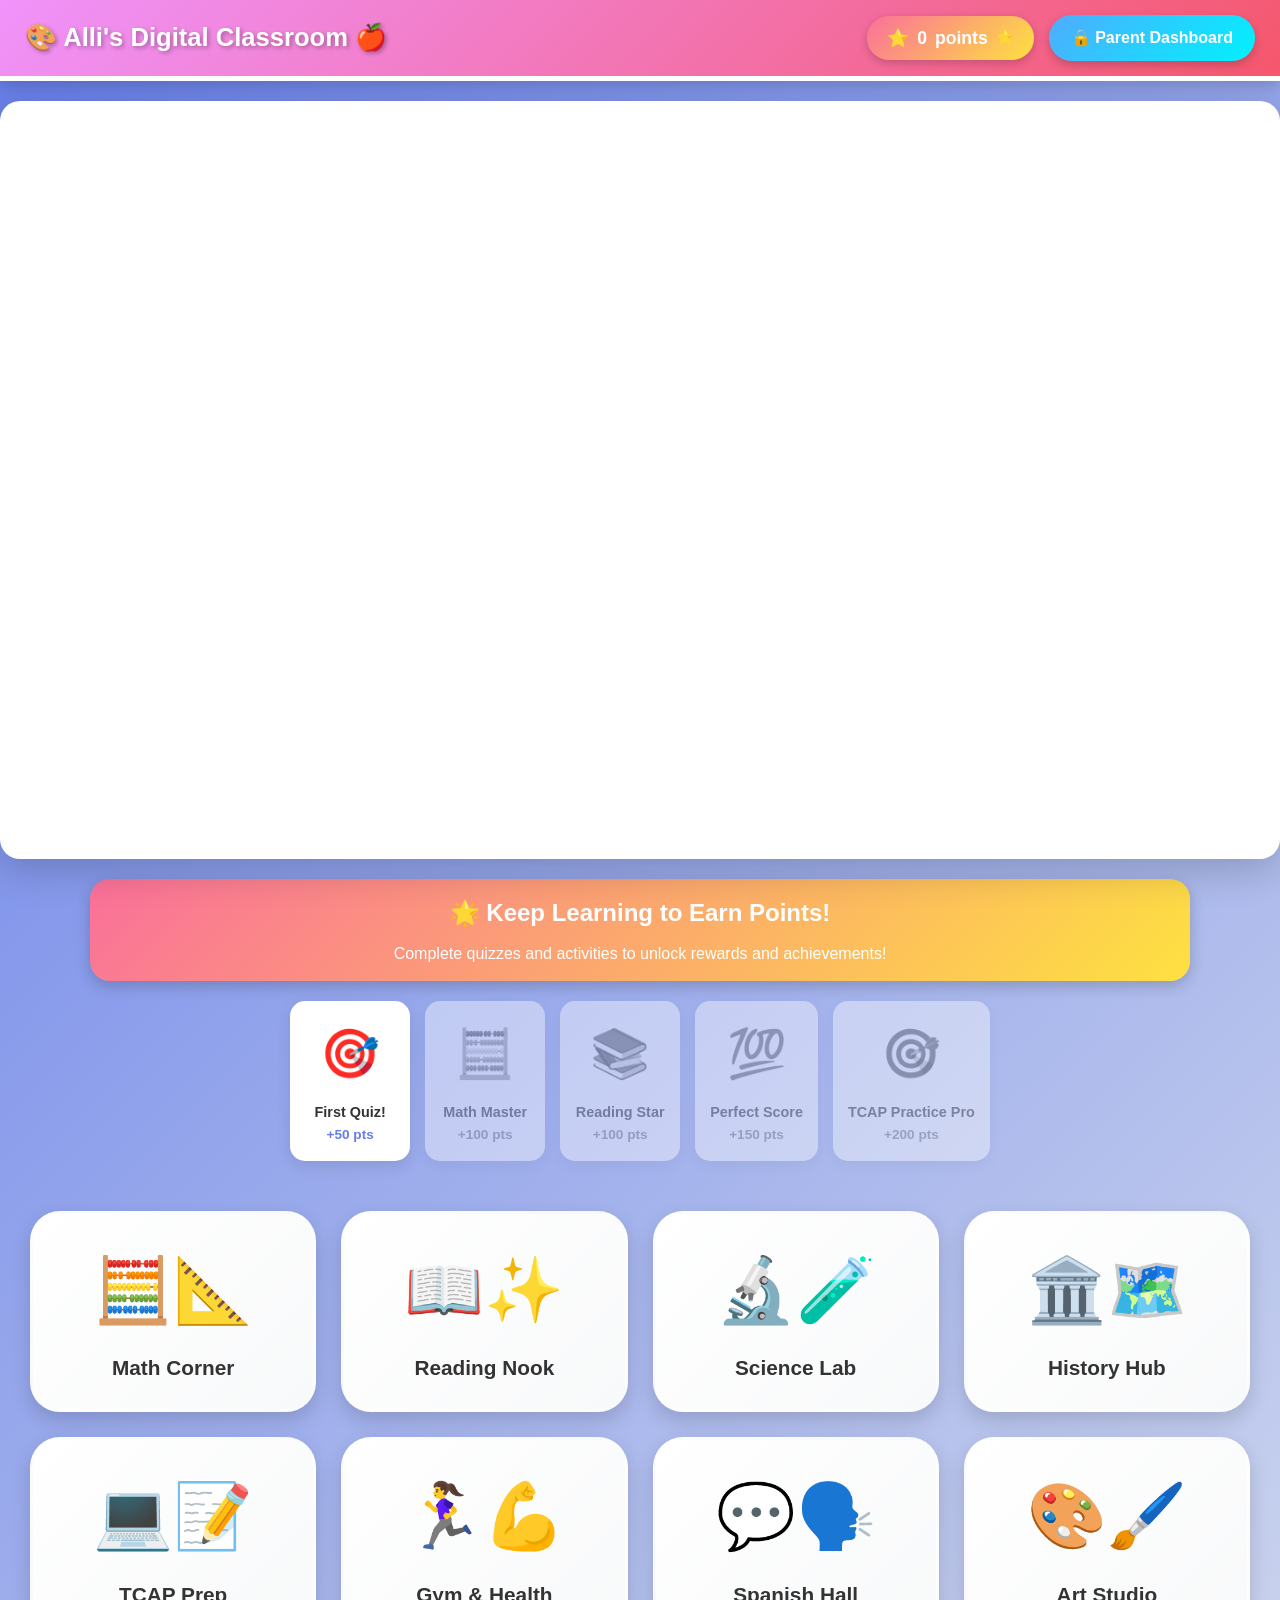
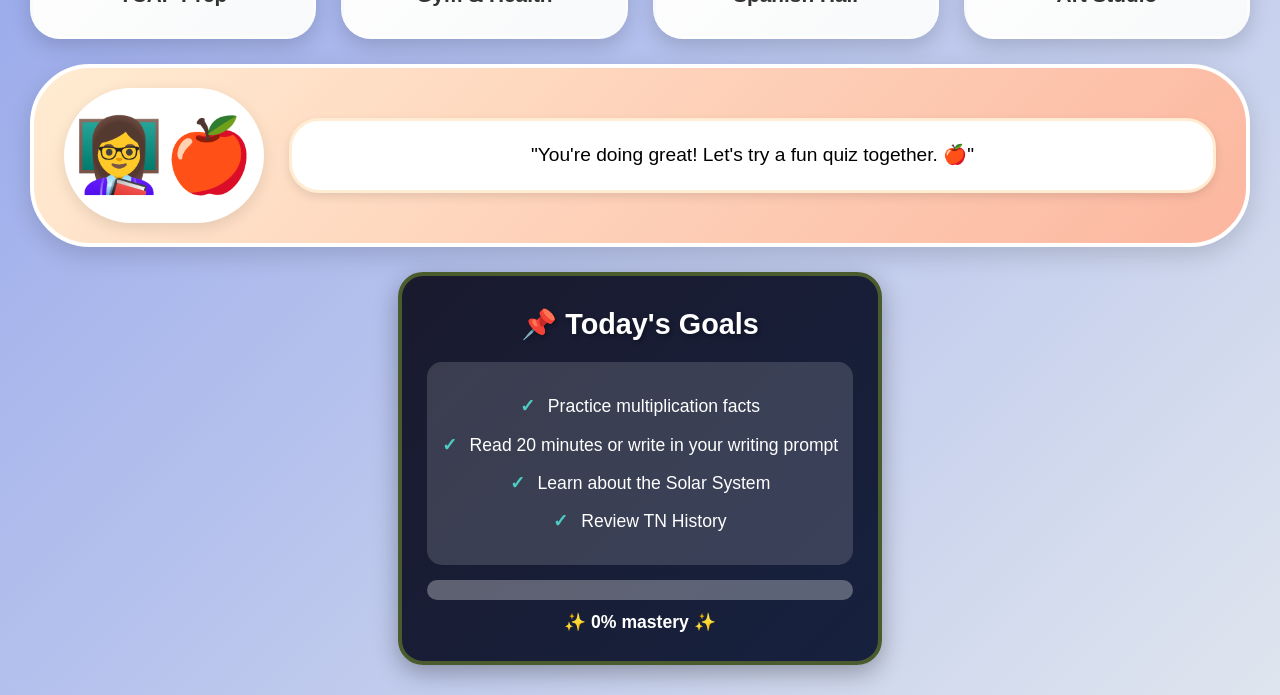
<file: index.html>
<!DOCTYPE html>
<html lang="en">
<head>
  <meta charset="UTF-8">
  <meta name="viewport" content="width=device-width, initial-scale=1.0, user-scalable=yes">
  <title>🎒 Alli's Digital Classroom 🍎 | Home</title>
  <link rel="stylesheet" href="css/main.css">
  <link rel="stylesheet" href="css/classroom.css">
  <link rel="stylesheet" href="css/overlays.css">
  <link rel="stylesheet" href="css/modals.css">
</head>
<body>
  <div id="app">
    <!-- Header -->
    <div class="class-header">
      <h2>🎨 Alli's Digital Classroom 🍎</h2>
      <div style="display: flex; gap: 15px; align-items: center;">
        <div class="points-display" onclick="showRewardPreview()">
          <span>⭐</span><span id="totalPoints">0</span> points
        </div>
           <a href="parent.html" class="parent-lock-btn" style="text-decoration: none; display: inline-block;">🔒 Parent Dashboard</a>
      </div>
    </div>

    <!-- Google Slide with Overlays -->
    <div class="slide-container">
      <iframe src="https://docs.google.com/presentation/d/e/2PACX-1vSa7HHICYY1xAIib19yKIRFHY5uV0GPQ-0UR4_nIXCORfCtRlZoCQm05EevkiX-0uKUZc4jttWuD8PT/pubembed?start=false&loop=false&delayms=60000" frameborder="0" allowfullscreen></iframe>
      
      <!-- Clickable overlays -->
      <div class="clickable-overlay home-overlay-window" data-action="window"></div>
      <div class="clickable-overlay home-overlay-calendar" data-action="calendar"></div>
      <div class="clickable-overlay home-overlay-library" data-action="library"></div>
      <div class="clickable-overlay home-overlay-laptop" data-action="laptop"></div>
      <div class="clickable-overlay home-overlay-plant1" data-action="plant"></div>
      <div class="clickable-overlay home-overlay-plant2" data-action="plant"></div>
      <div class="clickable-overlay home-overlay-blm" data-action="blm"></div>
      <div class="clickable-overlay home-overlay-whiteboard-math" data-action="math"></div>
      <div class="clickable-overlay home-overlay-whiteboard-science" data-action="science"></div>
      <div class="clickable-overlay home-overlay-whiteboard-reading" data-action="reading"></div>
      <div class="clickable-overlay home-overlay-whiteboard-history" data-action="history"></div>
      <div class="clickable-overlay home-overlay-whiteboard-test" data-action="test"></div>
      <div class="clickable-overlay home-overlay-globe" data-action="geography"></div>
      <div class="clickable-overlay home-overlay-clock" data-action="clock"></div>
    </div>

    <!-- Reward Banner -->
    <div class="reward-banner">
      <h3>🌟 Keep Learning to Earn Points!</h3>
      <p>Complete quizzes and activities to unlock rewards and achievements!</p>
    </div>

    <!-- Achievements -->
    <div class="achievements" id="achievementsHome">
      <div class="achievement" id="ach-first-quiz"><div class="emoji">🎯</div><div class="name">First Quiz!</div><div class="points">+50 pts</div></div>
      <div class="achievement locked" id="ach-math-master"><div class="emoji">🧮</div><div class="name">Math Master</div><div class="points">+100 pts</div></div>
      <div class="achievement locked" id="ach-reading-star"><div class="emoji">📚</div><div class="name">Reading Star</div><div class="points">+100 pts</div></div>
      <div class="achievement locked" id="ach-perfect-score"><div class="emoji">💯</div><div class="name">Perfect Score</div><div class="points">+150 pts</div></div>
      <div class="achievement locked" id="ach-tcap-practice"><div class="emoji">🎯</div><div class="name">TCAP Practice Pro</div><div class="points">+200 pts</div></div>
    </div>

    <!-- Classroom Grid -->
    <div class="classroom">
      <a href="math.html" class="class-object"><span class="object-emoji">🧮📐</span><span class="object-label">Math Corner</span></a>
      <a href="reading.html" class="class-object"><span class="object-emoji">📖✨</span><span class="object-label">Reading Nook</span></a>
      <a href="science.html" class="class-object"><span class="object-emoji">🔬🧪</span><span class="object-label">Science Lab</span></a>
      <a href="history.html" class="class-object"><span class="object-emoji">🏛️🗺️</span><span class="object-label">History Hub</span></a>
      <a href="tcap.html" class="class-object"><span class="object-emoji">💻📝</span><span class="object-label">TCAP Prep</span></a>
      <a href="gym.html" class="class-object"><span class="object-emoji">🏃‍♀️💪</span><span class="object-label">Gym & Health</span></a>
      <a href="spanish.html" class="class-object"><span class="object-emoji">💬🗣️</span><span class="object-label">Spanish Hall</span></a>
      <a href="art.html" class="class-object"><span class="object-emoji">🎨🖌️</span><span class="object-label">Art Studio</span></a>
      
      <!-- Teacher Desk -->
      <div class="teacher-desk">
        <div class="teacher-avatar">👩‍🏫🍎</div>
        <div class="speech-bubble" id="teacherMessage">"Click any station to start learning! 🍎"</div>
      </div>
      
      <!-- Whiteboard -->
      <div class="whiteboard">
        <h3>📌 Today's Goals</h3>
        <div class="goal-details">
          <ul>
            <li>Practice multiplication facts</li>
            <li>Read 20 minutes or write in your writing prompt</li>
            <li>Learn about the Solar System</li>
            <li>Review TN History</li>
          </ul>
        </div>
        <div class="progress-container">
          <div class="progress-mini"><div id="miniProgress" style="width:0%"></div></div>
          <div id="progressPercent">✨ 0% mastery ✨</div>
        </div>
      </div>
    </div>

    <!-- Scene Modal -->
    <div id="sceneModal" class="scene-modal">
      <div class="modal-content">
        <button class="close-modal" onclick="closeSceneModal()">✕</button>
        <div id="modalBody"></div>
      </div>
    </div>

    <!-- Reward Preview Modal (Student View-Only) -->
<div id="rewardPreviewModal" class="scene-modal">
  <div class="modal-content">
    <button class="close-modal" onclick="closeRewardPreview()">✕</button>
    <h2 style="text-align:center; margin-bottom:20px;">🎁 Rewards You Can Earn!</h2>
    <p style="text-align:center; margin-bottom:25px;">Your Points: <strong id="previewPoints" style="font-size:1.5rem; color:#667eea;">0</strong> ⭐</p>
    <p style="text-align:center; font-style:italic; color:#666; margin-bottom:20px;">👨‍👩‍👧 Mommy & Daddy redeem rewards in the Parent Dashboard</p>
    
    <div style="display:grid; grid-template-columns:repeat(auto-fit, minmax(150px, 1fr)); gap:15px;">
      <div style="background:linear-gradient(135deg, #ffecd2 0%, #fcb69f 100%); padding:15px; border-radius:15px; text-align:center;">
        <div style="font-size:2.5rem;">🍫</div>
        <h4>Candy Bar</h4>
        <p style="font-weight:bold; color:#667eea;">500 pts</p>
      </div>
      <div style="background:linear-gradient(135deg, #a8edea 0%, #fed6e3 100%); padding:15px; border-radius:15px; text-align:center;">
        <div style="font-size:2.5rem;">🎮</div>
        <h4>Roblox ($10)</h4>
        <p style="font-weight:bold; color:#667eea;">2000 pts</p>
      </div>
      <div style="background:linear-gradient(135deg, #ff9a9e 0%, #fecfef 100%); padding:15px; border-radius:15px; text-align:center;">
        <div style="font-size:2.5rem;">🎬</div>
        <h4>Movie Night</h4>
        <p style="font-weight:bold; color:#667eea;">750 pts</p>
      </div>
      <div style="background:linear-gradient(135deg, #ffecd2 0%, #fcb69f 100%); padding:15px; border-radius:15px; text-align:center;">
        <div style="font-size:2.5rem;">🎨</div>
        <h4>Art Supplies</h4>
        <p style="font-weight:bold; color:#667eea;">500 pts</p>
      </div>
      <div style="background:linear-gradient(135deg, #d4fc79 0%, #96e6a1 100%); padding:15px; border-radius:15px; text-align:center;">
        <div style="font-size:2.5rem;">📚</div>
        <h4>New Book</h4>
        <p style="font-weight:bold; color:#667eea;">500 pts</p>
      </div>
      <div style="background:linear-gradient(135deg, #667eea 0%, #764ba2 100%); color:white; padding:15px; border-radius:15px; text-align:center;">
        <div style="font-size:2.5rem;">🏆</div>
        <h4>Special Prize</h4>
        <p style="font-weight:bold;">5000 pts</p>
      </div>
    </div>
    <p style="text-align:center; margin-top:20px; font-style:italic;">Keep learning to earn more points! 💪✨</p>
  </div>
</div>

  <!-- Scripts -->
<script src="js/app.js"></script>
<script src="js/reward-system.js"></script>
<script src="js/quizzes.js"></script>
<script src="js/navigation.js"></script>
</body>
</html>
</file>
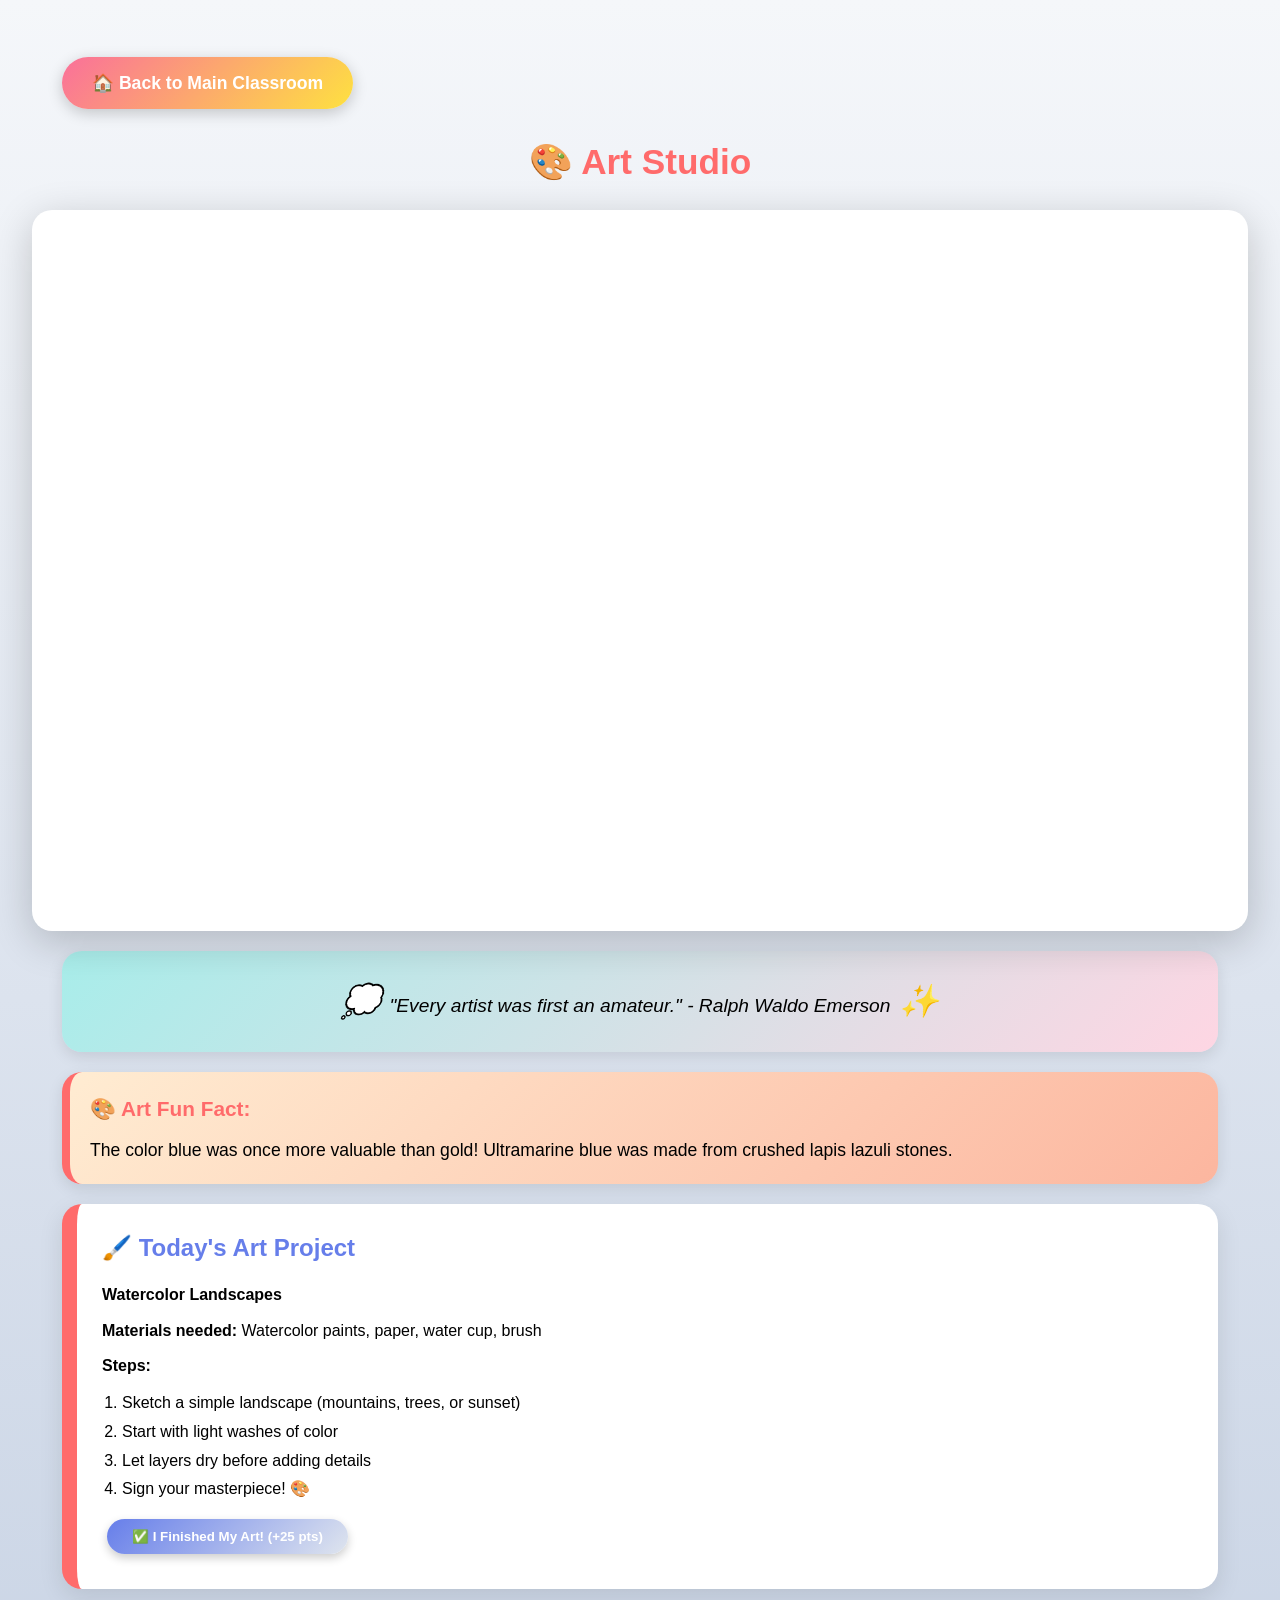
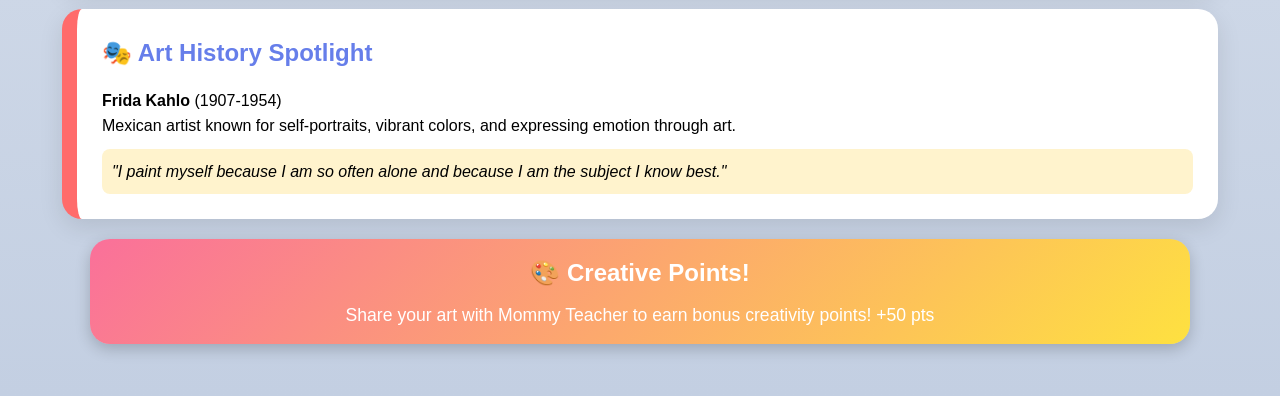
<file: art.html>
<!DOCTYPE html>
<html lang="en">
<head>
  <meta charset="UTF-8">
  <meta name="viewport" content="width=device-width, initial-scale=1.0">
  <title>🎨 Art Studio | Alli's Classroom</title>
  <link rel="stylesheet" href="css/main.css">
  <link rel="stylesheet" href="css/subjects.css">
  <link rel="stylesheet" href="css/modals.css">
</head>
<body>
  <div class="subject-page art-page">
    <a href="index.html" class="back-home">🏠 Back to Main Classroom</a>
    
    <h2 style="text-align:center; font-size:2.2rem; margin-bottom:20px; color:#ff6b6b;">🎨 Art Studio</h2>
    
    <!-- Google Slide -->
    <div class="slide-container">
      <iframe src="https://docs.google.com/presentation/d/e/2PACX-1vSV7ANEIgShKt3dnGsCbQY-vh1xLhiehXgIdcbH30qaZ5-XFcvUlI7SynvPnBc5SH_Dulh76SDTnkDv/pubembed?start=false&loop=false&delayms=60000" frameborder="0" allowfullscreen="true"></iframe>
    </div>
    
    <!-- Content -->
    <div class="motivational-quote">"Every artist was first an amateur." - Ralph Waldo Emerson</div>
    
    <div class="fun-fact-box">
      <h4>🎨 Art Fun Fact:</h4>
      <p>The color blue was once more valuable than gold! Ultramarine blue was made from crushed lapis lazuli stones.</p>
    </div>
    
    <div class="topic-card">
      <h3>🖌️ Today's Art Project</h3>
      <p><strong>Watercolor Landscapes</strong></p>
      <p style="margin: 10px 0;"><strong>Materials needed:</strong> Watercolor paints, paper, water cup, brush</p>
      <p style="margin: 10px 0;"><strong>Steps:</strong></p>
      <ol style="margin-left: 20px; line-height: 1.8;">
        <li>Sketch a simple landscape (mountains, trees, or sunset)</li>
        <li>Start with light washes of color</li>
        <li>Let layers dry before adding details</li>
        <li>Sign your masterpiece! 🎨</li>
      </ol>
      <button onclick="logArtProject('watercolor')" style="margin-top: 15px;">✅ I Finished My Art! (+25 pts)</button>
    </div>
    
    <div class="topic-card">
      <h3>🎭 Art History Spotlight</h3>
      <p><strong>Frida Kahlo</strong> (1907-1954)</p>
      <p>Mexican artist known for self-portraits, vibrant colors, and expressing emotion through art.</p>
      <div style="background: #fff3cd; padding: 10px; border-radius: 8px; margin-top: 10px; font-style: italic;">
        "I paint myself because I am so often alone and because I am the subject I know best."
      </div>
    </div>
    
    <div class="reward-banner"><h3>🎨 Creative Points!</h3><p>Share your art with Mommy Teacher to earn bonus creativity points! +50 pts</p></div>
  </div>
  
  <!-- Modal -->
  <div id="sceneModal" class="scene-modal">
    <div class="modal-content">
      <button class="close-modal" onclick="closeSceneModal()">✕</button>
      <div id="modalBody"></div>
    </div>
<div class="reward-banner">
  <h3>🌟 Great Job Practicing [Subject]!</h3>
  <p>Complete all quizzes to earn bonus points and achievements!</p>
</div>
  </div>
  
  <!-- Scripts -->
  <script src="js/app.js"></script>
  <script src="js/reward-system.js"></script>
  <script src="js/navigation.js"></script>
  <script>
    function logArtProject(projectType) {
      addPoints(25, `Art project: ${projectType}`);
      alert(`🎨 Amazing work on your ${projectType} project! +25 creativity points!`);
    }
  </script>
</body>
</html>
</file>
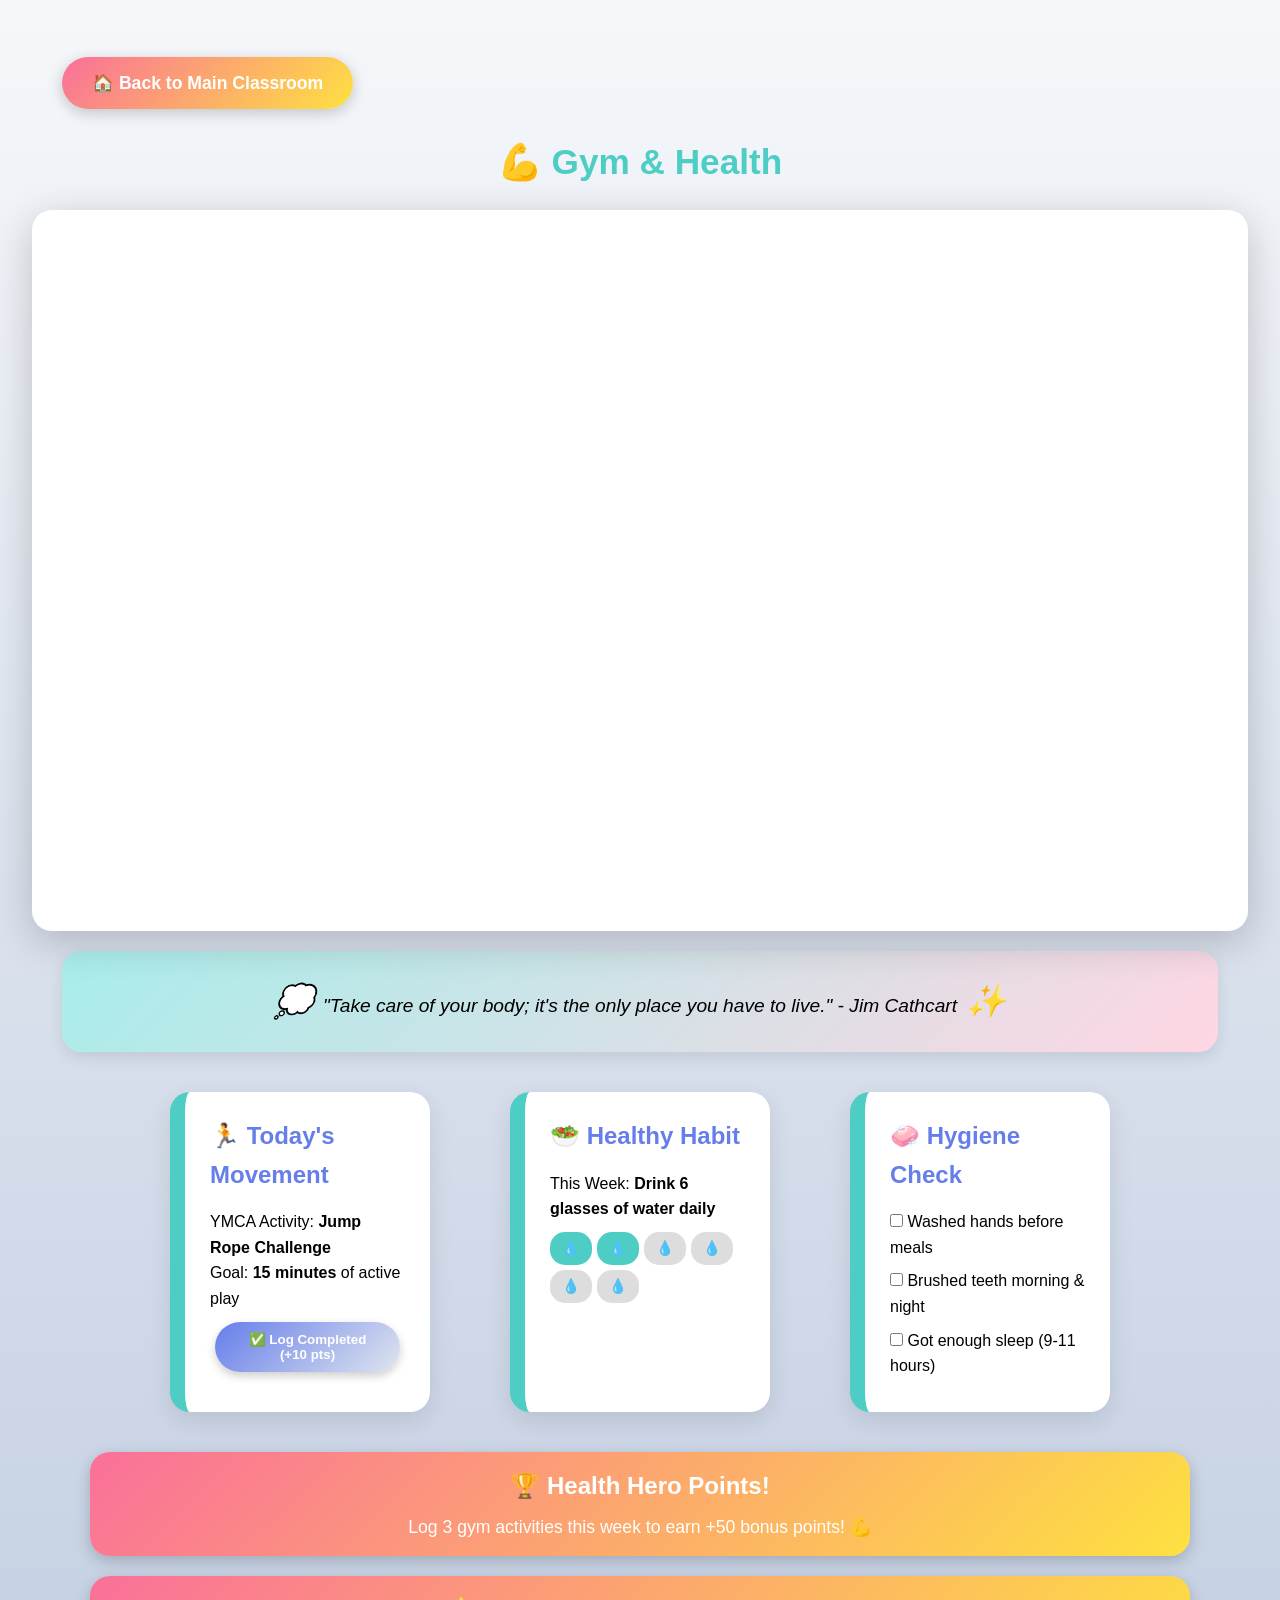
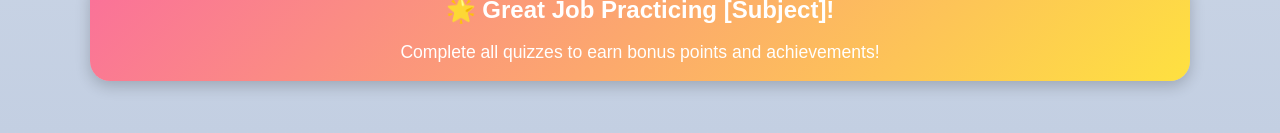
<file: gym.html>
<!DOCTYPE html>
<html lang="en">
<head>
  <meta charset="UTF-8">
  <meta name="viewport" content="width=device-width, initial-scale=1.0">
  <title>💪 Gym & Health | Alli's Classroom</title>
  <link rel="stylesheet" href="css/main.css">
  <link rel="stylesheet" href="css/subjects.css">
  <link rel="stylesheet" href="css/modals.css">
</head>
<body>
  <div class="subject-page gym-page">
    <a href="index.html" class="back-home">🏠 Back to Main Classroom</a>
    
    <h2 style="text-align:center; font-size:2.2rem; margin-bottom:20px; color:#4ecdc4;">💪 Gym & Health</h2>
    
    <!-- Google Slide -->
    <div class="slide-container">
      <iframe src="https://docs.google.com/presentation/d/e/2PACX-1vTqBnb64mqJwu5HrImLx6Y6mapWGmwtBqZ64ffipVVI7_R7CKkax5rlKBMln3zJU_1LG4vRT2N-nmtC/pubembed?start=false&loop=false&delayms=60000" frameborder="0" allowfullscreen="true"></iframe>
    </div>
    
    <!-- Content -->
    <div class="motivational-quote">"Take care of your body; it's the only place you have to live." - Jim Cathcart</div>
    
    <div style="display: grid; grid-template-columns: repeat(auto-fit, minmax(250px, 1fr)); gap: 20px; margin: 20px auto; max-width: 1000px;">
      <div class="topic-card" style="border-left-color: #4ecdc4;">
        <h3>🏃 Today's Movement</h3>
        <p>YMCA Activity: <strong>Jump Rope Challenge</strong></p>
        <p>Goal: <strong>15 minutes</strong> of active play</p>
        <button onclick="logActivity('jump-rope', 15)" style="margin-top: 10px;">✅ Log Completed (+10 pts)</button>
      </div>
      <div class="topic-card" style="border-left-color: #4ecdc4;">
        <h3>🥗 Healthy Habit</h3>
        <p>This Week: <strong>Drink 6 glasses of water daily</strong></p>
        <div style="display: flex; gap: 5px; margin-top: 10px; flex-wrap: wrap;">
          <span style="background: #4ecdc4; color: white; padding: 5px 12px; border-radius: 15px; font-size: 0.9rem;">💧</span>
          <span style="background: #4ecdc4; color: white; padding: 5px 12px; border-radius: 15px; font-size: 0.9rem;">💧</span>
          <span style="background: #ddd; padding: 5px 12px; border-radius: 15px; font-size: 0.9rem;">💧</span>
          <span style="background: #ddd; padding: 5px 12px; border-radius: 15px; font-size: 0.9rem;">💧</span>
          <span style="background: #ddd; padding: 5px 12px; border-radius: 15px; font-size: 0.9rem;">💧</span>
          <span style="background: #ddd; padding: 5px 12px; border-radius: 15px; font-size: 0.9rem;">💧</span>
        </div>
      </div>
      <div class="topic-card" style="border-left-color: #4ecdc4;">
        <h3>🧼 Hygiene Check</h3>
        <label style="display: block; margin: 8px 0;"><input type="checkbox"> Washed hands before meals</label>
        <label style="display: block; margin: 8px 0;"><input type="checkbox"> Brushed teeth morning & night</label>
        <label style="display: block; margin: 8px 0;"><input type="checkbox"> Got enough sleep (9-11 hours)</label>
      </div>
    </div>
    
    <div class="reward-banner">
      <h3>🏆 Health Hero Points!</h3>
      <p>Log 3 gym activities this week to earn +50 bonus points! 💪</p>
    </div>
<div class="reward-banner">
  <h3>🌟 Great Job Practicing [Subject]!</h3>
  <p>Complete all quizzes to earn bonus points and achievements!</p>
</div>
  </div>
  
  <!-- Modal -->
  <div id="sceneModal" class="scene-modal">
    <div class="modal-content">
      <button class="close-modal" onclick="closeSceneModal()">✕</button>
      <div id="modalBody"></div>
    </div>
  </div>
  
  <!-- Scripts -->
  <script src="js/app.js"></script>
  <script src="js/reward-system.js"></script>
  <script src="js/navigation.js"></script>
  <script>
    function logActivity(activity, minutes) {
      addPoints(10, `${activity} completed`);
      alert(`✅ Great job! +10 points for ${minutes} minutes of ${activity}! 💪`);
    }
  </script>
</body>
</html>
</file>
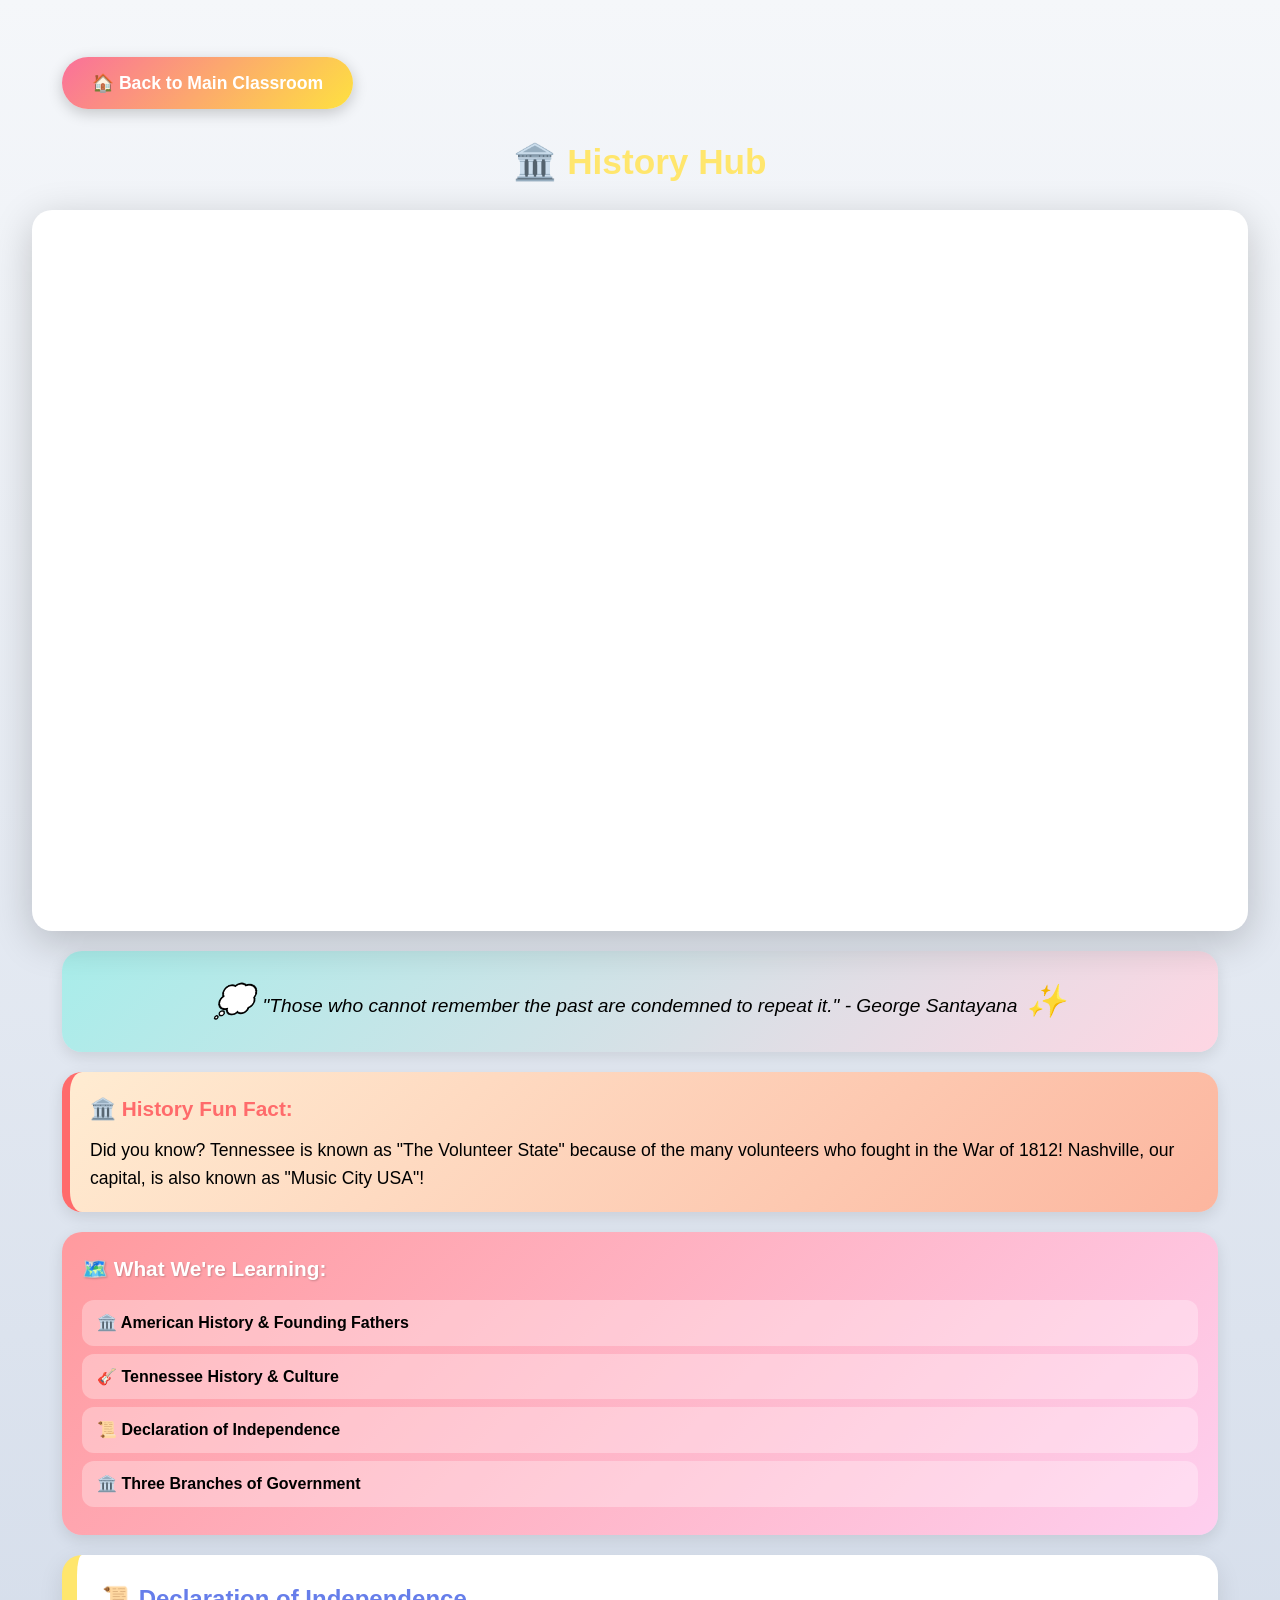
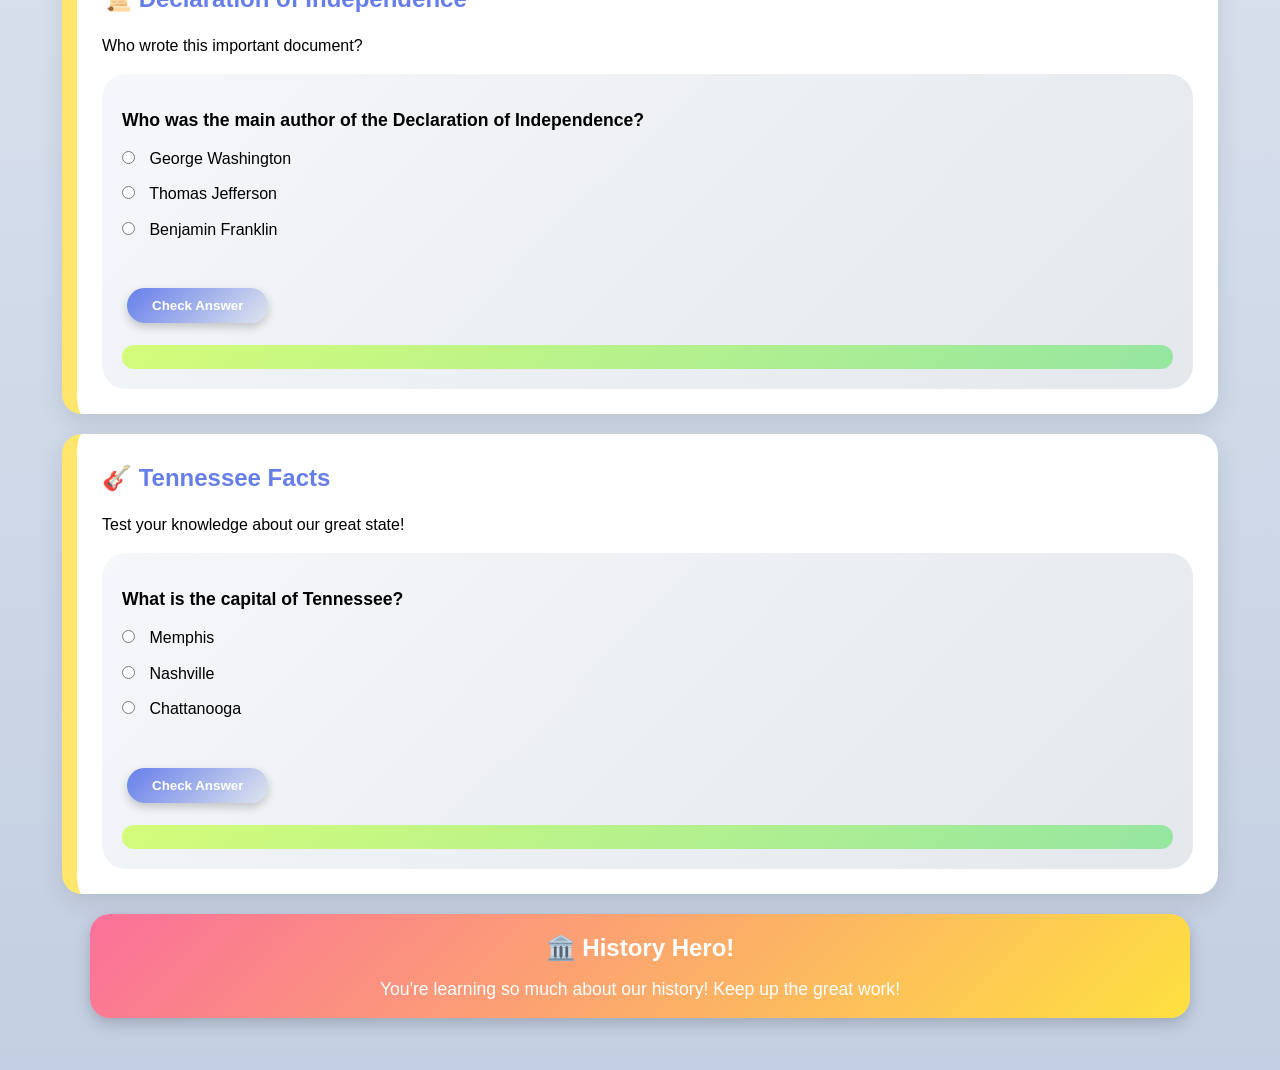
<file: history.html>
<!DOCTYPE html>
<html lang="en">
<head>
  <meta charset="UTF-8">
  <meta name="viewport" content="width=device-width, initial-scale=1.0">
  <title>🏛️ History Hub | Alli's Classroom</title>
  <link rel="stylesheet" href="css/main.css">
  <link rel="stylesheet" href="css/subjects.css">
  <link rel="stylesheet" href="css/modals.css">
</head>
<body>
  <div class="subject-page social-page">
    <a href="index.html" class="back-home">🏠 Back to Main Classroom</a>
    
    <h2 style="text-align:center; font-size:2.2rem; margin-bottom:20px; color:#ffe66d;">🏛️ History Hub</h2>
    
    <!-- Google Slide -->
    <div class="slide-container">
      <iframe src="https://docs.google.com/presentation/d/e/2PACX-1vQS_-IPc8Zs2OOpQjgSaONQvjX5sjUvDbGqQWEX1JWy9A1oRnkWDE1_1UFmdXbQW1g3b-FDYtxyUYvI/pubembed?start=false&loop=false&delayms=60000" frameborder="0" allowfullscreen="true"></iframe>
    </div>
    
    <!-- Content -->
    <div class="motivational-quote">"Those who cannot remember the past are condemned to repeat it." - George Santayana</div>
    
    <div class="fun-fact-box">
      <h4>🏛️ History Fun Fact:</h4>
      <p>Did you know? Tennessee is known as "The Volunteer State" because of the many volunteers who fought in the War of 1812! Nashville, our capital, is also known as "Music City USA"!</p>
    </div>
    
    <div class="stats-box">
      <h4>🗺️ What We're Learning:</h4>
      <div class="stat-item">🏛️ American History & Founding Fathers</div>
      <div class="stat-item">🎸 Tennessee History & Culture</div>
      <div class="stat-item">📜 Declaration of Independence</div>
      <div class="stat-item">🏛️ Three Branches of Government</div>
    </div>
    
    <!-- Declaration Quiz -->
    <div class="topic-card">
      <h3>📜 Declaration of Independence</h3>
      <p>Who wrote this important document?</p>
      <div class="quiz">
        <p><strong>Who was the main author of the Declaration of Independence?</strong></p>
        <label style="display: block; margin: 10px 0;"><input type="radio" name="author" value="george" style="margin-right: 10px;"> George Washington</label>
        <label style="display: block; margin: 10px 0;"><input type="radio" name="author" value="thomas" style="margin-right: 10px;"> Thomas Jefferson</label>
        <label style="display: block; margin: 10px 0;"><input type="radio" name="author" value="ben" style="margin-right: 10px;"> Benjamin Franklin</label>
        <br><button id="checkAuthor">Check Answer</button>
        <div id="authorFB" class="feedback"></div>
      </div>
    </div>
    
    <!-- Tennessee Quiz -->
    <div class="topic-card">
      <h3>🎸 Tennessee Facts</h3>
      <p>Test your knowledge about our great state!</p>
      <div class="quiz">
        <p><strong>What is the capital of Tennessee?</strong></p>
        <label style="display: block; margin: 10px 0;"><input type="radio" name="capital" value="memphis" style="margin-right: 10px;"> Memphis</label>
        <label style="display: block; margin: 10px 0;"><input type="radio" name="capital" value="nashville" style="margin-right: 10px;"> Nashville</label>
        <label style="display: block; margin: 10px 0;"><input type="radio" name="capital" value="chattanooga" style="margin-right: 10px;"> Chattanooga</label>
        <br><button id="checkCapital">Check Answer</button>
        <div id="capitalFB" class="feedback"></div>
      </div>
    </div>
    
    <div class="reward-banner"><h3>🏛️ History Hero!</h3><p>You're learning so much about our history! Keep up the great work!</p></div>
  </div>
  
  <!-- Modal -->
  <div id="sceneModal" class="scene-modal">
    <div class="modal-content">
      <button class="close-modal" onclick="closeSceneModal()">✕</button>
      <div id="modalBody"></div>
    </div>
<div class="reward-banner">
  <h3>🌟 Great Job Practicing [Subject]!</h3>
  <p>Complete all quizzes to earn bonus points and achievements!</p>
</div>
  </div>
  
  <!-- Scripts -->
  <script src="js/app.js"></script>
  <script src="js/reward-system.js"></script>
  <script src="js/quizzes.js"></script>
  <script src="js/navigation.js"></script>
  <script>bindQuizzes();</script>
</body>
</html>
</file>
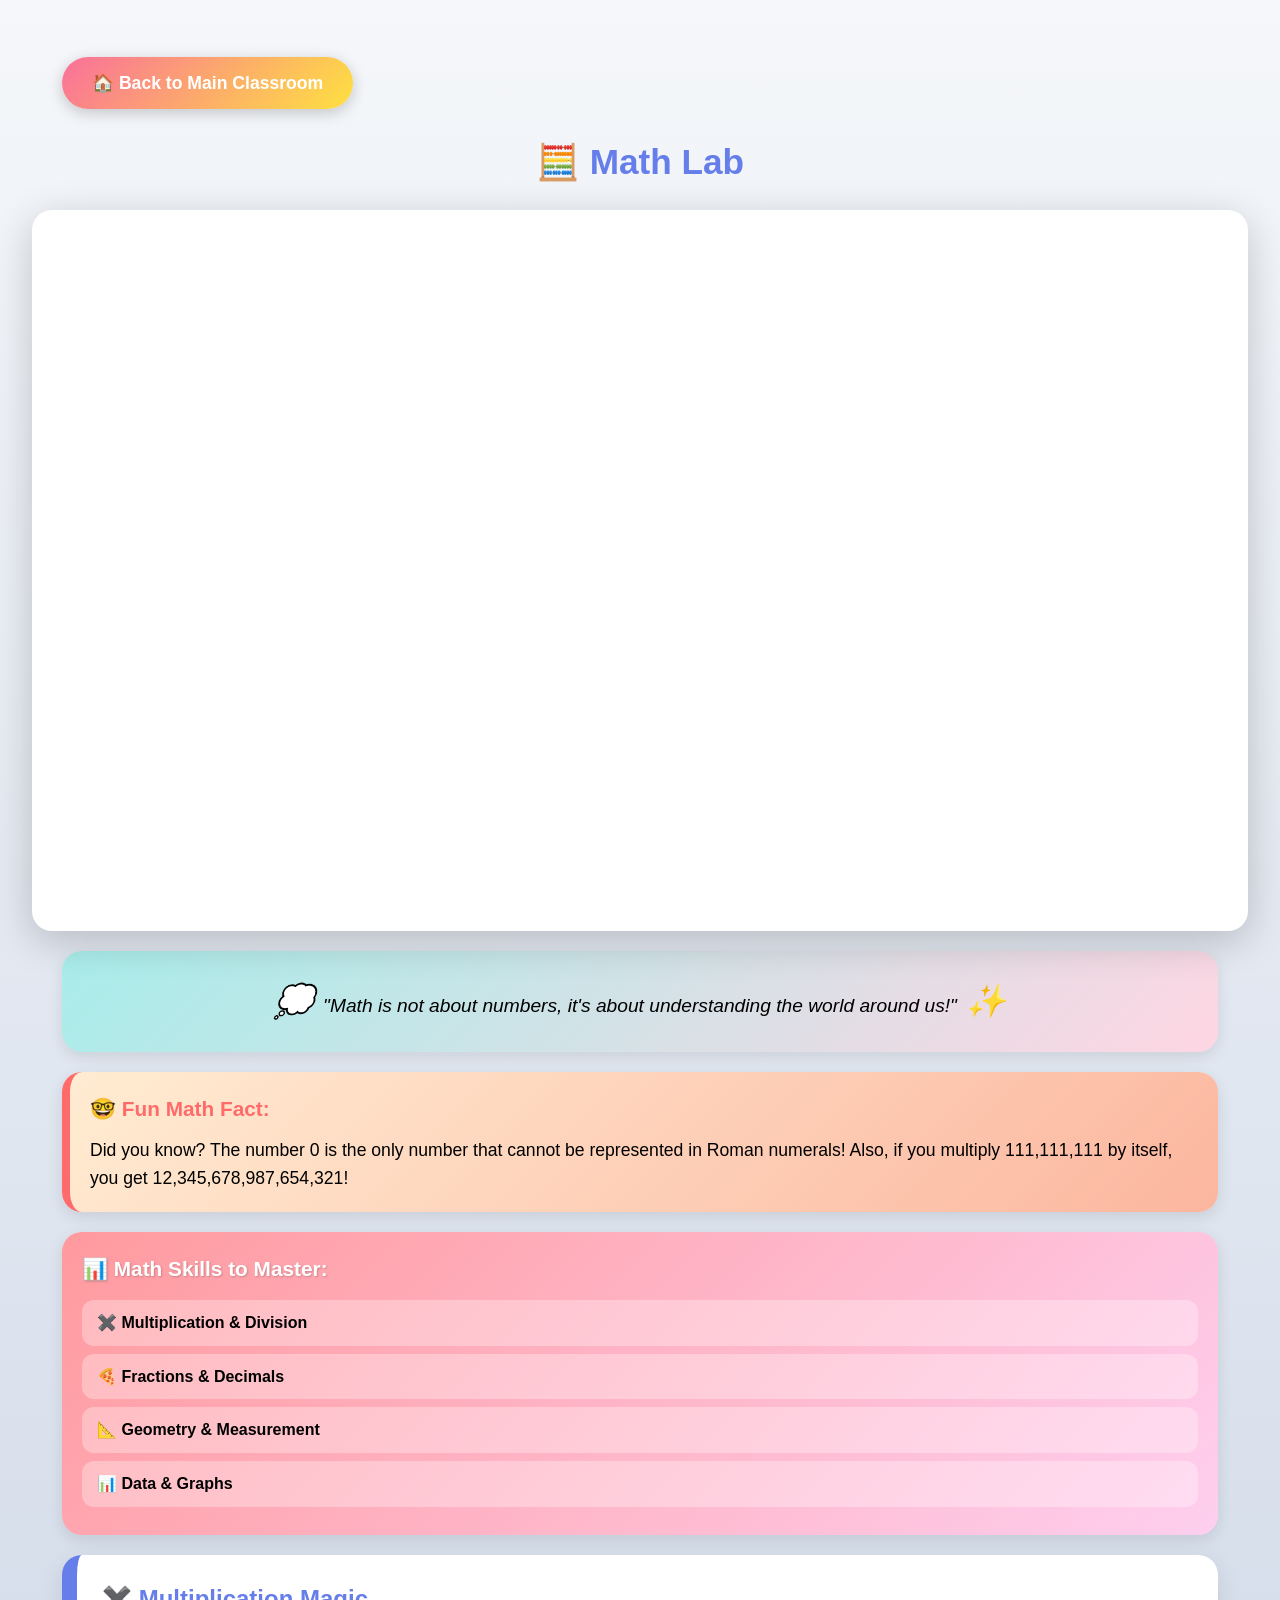
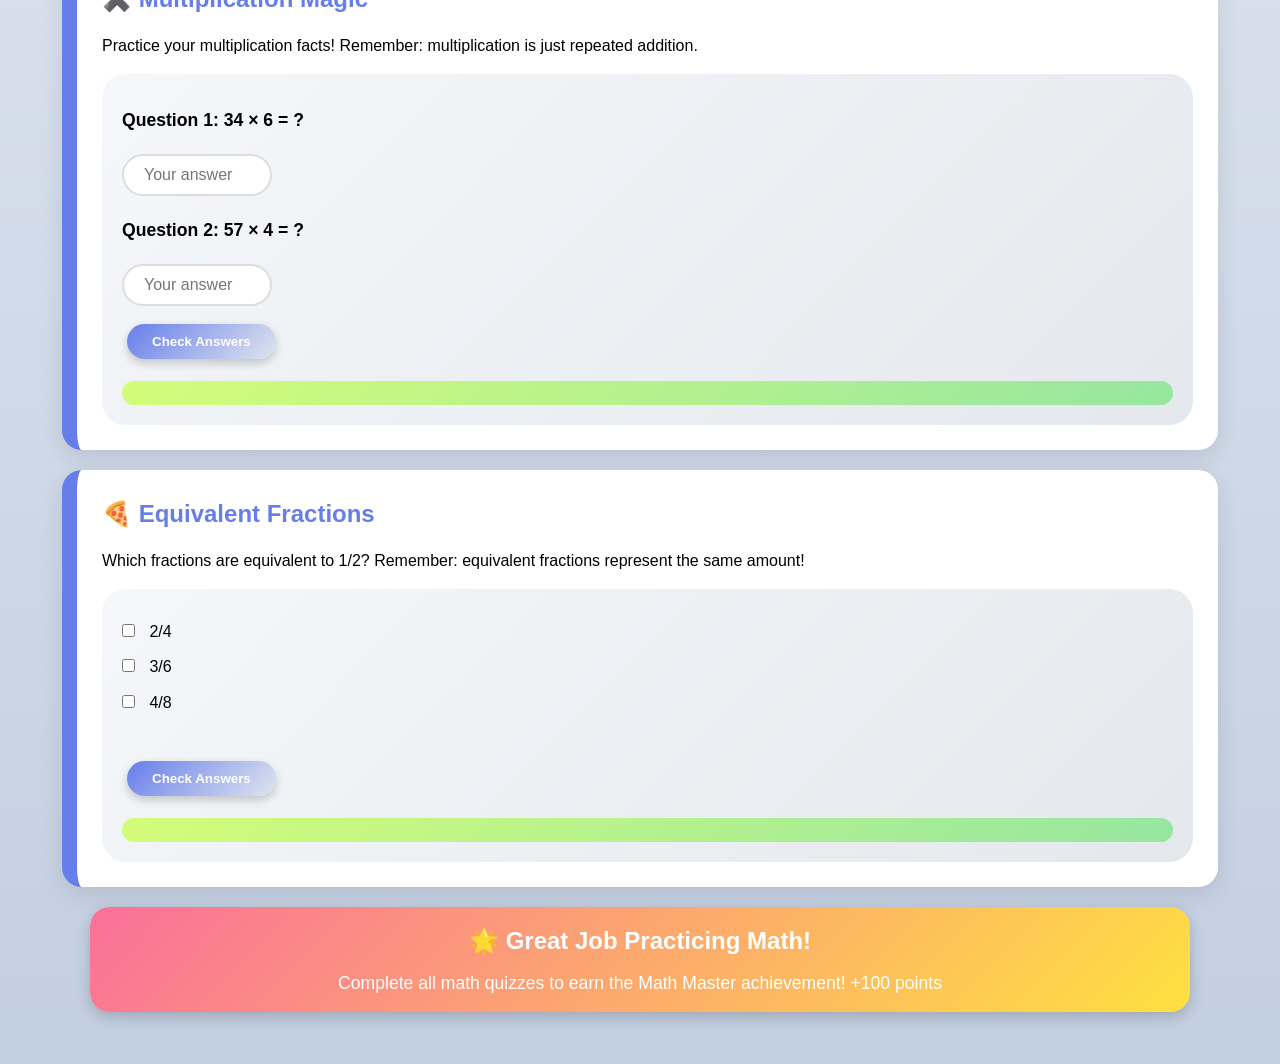
<file: math.html>
<!DOCTYPE html>
<html lang="en">
<head>
  <meta charset="UTF-8">
  <meta name="viewport" content="width=device-width, initial-scale=1.0">
  <title>🧮 Math Corner | Alli's Classroom</title>
  <link rel="stylesheet" href="css/main.css">
  <link rel="stylesheet" href="css/subjects.css">
  <link rel="stylesheet" href="css/modals.css">
  <link rel="stylesheet" href="css/math-overlays.css">
</head>
<body>
  <div class="subject-page math-page">
    <a href="index.html" class="back-home">🏠 Back to Main Classroom</a>
    <h2 style="text-align:center; font-size:2.2rem; margin-bottom:20px; color:#667eea;">🧮 Math Lab</h2>
    
    <!-- Google Slide with Math Overlays -->
    <div class="slide-container">
      <iframe src="https://docs.google.com/presentation/d/e/2PACX-1vQ-aI_hd6i-2Qya62M1YV52t4kLc0ih28drpA8rDcRBU8vzSmrfVr36NwwHDtOcLzT0TUBpJ0es1Gje/pubembed?start=false&loop=false&delayms=60000" frameborder="0" allowfullscreen="true"></iframe>
      
      <!-- Math Overlay Zones (positioned RELATIVE to .slide-container) -->
      <div class="math-overlay-zone math-overlay-clock" id="math-clock" title="⏰ Time Practice"></div>
      <div class="math-overlay-zone math-overlay-poster" id="math-poster" title="🔢 Number of the Day"></div>
      <div class="math-overlay-zone math-overlay-laptop" id="math-laptop" title="💻 Math Drills"></div>
      <div class="math-overlay-zone math-overlay-calendar" id="math-calendar" title="📅 Weekly Plan"></div>
      <div class="math-overlay-zone math-overlay-notebook" id="math-notebook" title="📓 Gradebook"></div>
    </div>
    
    <!-- Content Sections -->
    <div class="motivational-quote">"Math is not about numbers, it's about understanding the world around us!"</div>
    <div class="fun-fact-box"><h4>🤓 Fun Math Fact:</h4><p>Did you know? The number 0 is the only number that cannot be represented in Roman numerals! Also, if you multiply 111,111,111 by itself, you get 12,345,678,987,654,321!</p></div>
    <div class="stats-box"><h4>📊 Math Skills to Master:</h4><div class="stat-item">✖️ Multiplication & Division</div><div class="stat-item">🍕 Fractions & Decimals</div><div class="stat-item">📐 Geometry & Measurement</div><div class="stat-item">📊 Data & Graphs</div></div>
    
    <!-- Multiplication Quiz -->
    <div class="topic-card">
      <h3>✖️ Multiplication Magic</h3>
      <p>Practice your multiplication facts! Remember: multiplication is just repeated addition.</p>
      <div class="quiz">
        <p><strong>Question 1:</strong> 34 × 6 = ?</p><input type="number" id="math_q1" placeholder="Your answer">
        <p><strong>Question 2:</strong> 57 × 4 = ?</p><input type="number" id="math_q2" placeholder="Your answer">
        <br><button id="checkMathMult">Check Answers</button>
        <div id="mathMultFB" class="feedback"></div>
      </div>
    </div>
    
    <!-- Fractions Quiz -->
    <div class="topic-card">
      <h3>🍕 Equivalent Fractions</h3>
      <p>Which fractions are equivalent to 1/2? Remember: equivalent fractions represent the same amount!</p>
      <div class="quiz">
        <label style="display: block; margin: 10px 0;"><input type="checkbox" value="2/4" style="margin-right: 10px;"> 2/4</label>
        <label style="display: block; margin: 10px 0;"><input type="checkbox" value="3/6" style="margin-right: 10px;"> 3/6</label>
        <label style="display: block; margin: 10px 0;"><input type="checkbox" value="4/8" style="margin-right: 10px;"> 4/8</label>
        <br><button id="checkFractions">Check Answers</button>
        <div id="mathFracFB" class="feedback"></div>
      </div>
    </div>
    
    <!-- Reward Banner -->
    <div class="reward-banner"><h3>🌟 Great Job Practicing Math!</h3><p>Complete all math quizzes to earn the Math Master achievement! +100 points</p></div>
  </div>
  
  <!-- ========== MATH MODALS ========== -->
  <div class="math-modal" id="clock-modal">
    <div class="math-modal-content">
      <button class="close-math-modal" onclick="closeMathModal('clock-modal')">&times;</button>
      <h3>⏰ Telling Time</h3>
      <canvas id="analog-clock" width="200" height="200"></canvas>
      <input type="text" id="time-ans" placeholder="HH:MM" style="width:120px; margin:10px auto; display:block;">
      <button onclick="checkClock()">Check</button>
      <p id="clock-fb" style="margin-top:10px;"></p>
    </div>
  </div>
  
  <div class="math-modal" id="poster-modal">
    <div class="math-modal-content">
      <button class="close-math-modal" onclick="closeMathModal('poster-modal')">&times;</button>
      <h3>🔢 Number of the Day</h3>
      <div style="font-size:4rem; font-weight:bold; color:#2563eb; text-align:center; margin:20px 0;" id="display-number">--</div>
      <p style="text-align:center; color:#666;">Practice facts with this number!</p>
    </div>
  </div>
  
  <div class="math-modal" id="laptop-modal">
    <div class="math-modal-content">
      <button class="close-math-modal" onclick="closeMathModal('laptop-modal')">&times;</button>
      <h3>💻 Math Drill: <span id="drill-num">--</span>s</h3>
      <div id="drill-cont"></div>
      <button onclick="startDrill()" id="drill-start" style="margin-top:10px;">Start Drill</button>
      <button onclick="gradeDrill()" id="drill-submit" style="display:none; margin-top:10px;">Submit</button>
      <p id="drill-res" style="margin-top:10px;"></p>
    </div>
  </div>
  
  <div class="math-modal" id="calendar-modal">
    <div class="math-modal-content">
      <button class="close-math-modal" onclick="closeMathModal('calendar-modal')">&times;</button>
      <div id="weekly-plan-display" style="max-height:300px; overflow-y:auto;"></div>
      <button onclick="editMathPlan()" style="margin-top:15px;background:#667eea;color:white;border:none;padding:8px 16px;border-radius:20px;cursor:pointer;">✏️ Edit Plan (Parent)</button>
    </div>
  </div>
  
  <div class="math-modal" id="gradebook-modal">
    <div class="math-modal-content">
      <button class="close-math-modal" onclick="closeMathModal('gradebook-modal')">&times;</button>
      <h3>📓 Math Gradebook</h3>
      <p><strong>Overall Grade:</strong> <span id="overall-grade">--%</span></p>
      <div id="assignment-list" style="max-height:250px; overflow-y:auto; margin-top:10px;"></div>
    </div>
  </div>
  
  <!-- Scripts -->
  <script src="js/app.js"></script>
  <script src="js/reward-system.js"></script>
  <script src="js/quizzes.js"></script>
  <script src="js/navigation.js"></script>
  <script src="js/math-classroom.js"></script>
</body>
</html>
</file>
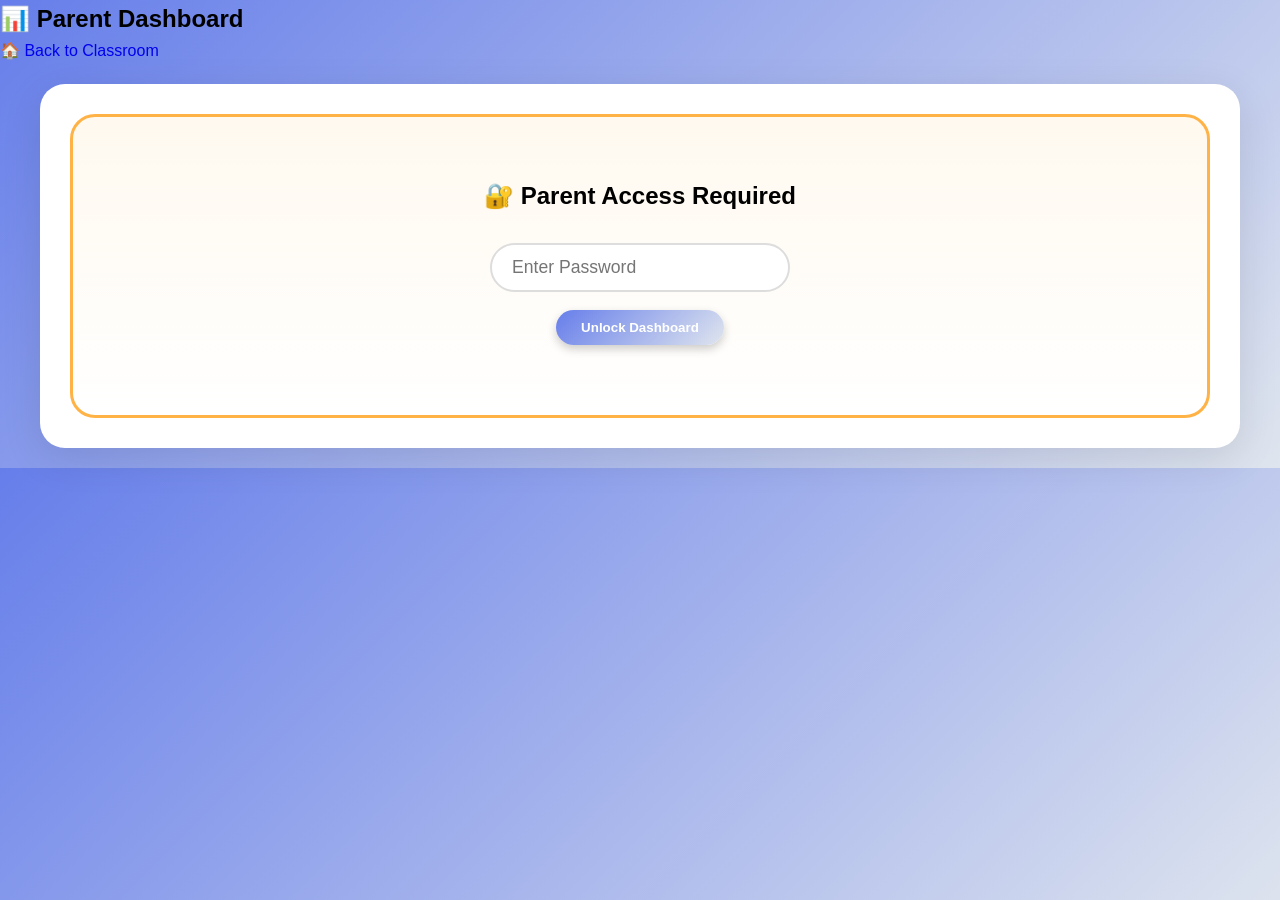
<file: parent.html>
<!DOCTYPE html>
<html lang="en">
<head>
  <meta charset="UTF-8">
  <meta name="viewport" content="width=device-width, initial-scale=1.0">
  <title>🔒 Parent Dashboard | Alli's Classroom</title>
  <link rel="stylesheet" href="css/main.css">
  <link rel="stylesheet" href="css/modals.css">
  <link rel="stylesheet" href="css/parent-dashboard.css">
</head>
<body>
  <div class="classroom-wrapper">
    <header class="class-header">
      <h2>📊 Parent Dashboard</h2>
      <a href="index.html" class="parent-lock-btn" style="text-decoration:none;">🏠 Back to Classroom</a>
    </header>

    <div class="parent-container">
      <!-- Password Gate -->
      <div id="passwordGate">
        <h2 style="margin-bottom: 20px;">🔐 Parent Access Required</h2>
        <input type="password" id="parentPassword" placeholder="Enter Password">
        <br>
        <button onclick="checkParentPassword()">Unlock Dashboard</button>
        <p id="passwordError" style="color: #ff6b6b; margin-top: 10px; display: none;">Incorrect password. (Hint: TCAP2025)</p>
      </div>

      <!-- Dashboard Content -->
      <div id="dashboardContent" style="display: none;">
        <!-- Stats -->
        <div class="stat-grid">
          <div class="stat-card points">
            <div class="icon">⭐</div>
            <div class="info">
              <span class="label">Total Points</span>
              <span class="value" id="totalPointsParent">0</span>
            </div>
          </div>
          <div class="stat-card quizzes">
            <div class="icon">📝</div>
            <div class="info">
              <span class="label">Quizzes Done</span>
              <span class="value" id="quizzesCompleted">0</span>
            </div>
          </div>
          <div class="stat-card streak">
            <div class="icon">🔥</div>
            <div class="info">
              <span class="label">Login Streak</span>
              <span class="value" id="loginStreak">0</span>
            </div>
          </div>
        </div>

        <!-- Tabs -->
        <div class="parent-nav">
          <button onclick="switchTab('planner')" id="tab-planner" class="nav-btn active">📚 Weekly Planner</button>
          <button onclick="switchTab('gradebook')" id="tab-gradebook" class="nav-btn">📈 Gradebook</button>
          <button onclick="switchTab('rewards')" id="tab-rewards" class="nav-btn">🎁 Reward Manager</button>
          <button onclick="switchTab('settings')" id="tab-settings" class="nav-btn">⚙️ Settings</button>
        </div>

        <!-- Sections -->
        <div id="plannerSection" class="parent-section active-section"></div>
        <div id="gradebookSection" class="parent-section"></div>
        <div id="rewardsSection" class="parent-section"></div>
        <div id="settingsSection" class="parent-section"></div>
      </div>
<!-- Reward Redemption Modal (Parent Only) -->
<div id="redeemModal" class="scene-modal">
  <div class="modal-content">
    <button class="close-modal" onclick="closeRedeemModal()">✕</button>
    <h2 style="text-align:center; margin-bottom:20px;">🎁 Redeem Reward</h2>
    <p style="text-align:center; margin-bottom:25px;">Alli's Points: <strong id="redeemPoints" style="font-size:1.5rem; color:#667eea;">0</strong> ⭐</p>
    
    <div style="display:grid; grid-template-columns:repeat(auto-fit, minmax(180px, 1fr)); gap:20px;">
      <div class="reward-card">
        <div class="icon">🍫</div>
        <h4>Candy Bar</h4>
        <p class="cost">500 pts</p>
        <button class="redeem-btn" onclick="redeemReward(500, 'Candy Bar')">Redeem</button>
      </div>
      <div class="reward-card">
        <div class="icon">🎮</div>
        <h4>Roblox Gift Card ($10)</h4>
        <p class="cost">2000 pts</p>
        <button class="redeem-btn" onclick="redeemReward(2000, 'Roblox Gift Card')">Redeem</button>
      </div>
      <div class="reward-card">
        <div class="icon">🎬</div>
        <h4>Movie Night</h4>
        <p class="cost">750 pts</p>
        <button class="redeem-btn" onclick="redeemReward(750, 'Movie Night')">Redeem</button>
      </div>
      <div class="reward-card">
        <div class="icon">🎨</div>
        <h4>Art Supplies</h4>
        <p class="cost">500 pts</p>
        <button class="redeem-btn" onclick="redeemReward(500, 'Art Supplies')">Redeem</button>
      </div>
      <div class="reward-card">
        <div class="icon">📚</div>
        <h4>New Book</h4>
        <p class="cost">500 pts</p>
        <button class="redeem-btn" onclick="redeemReward(500, 'New Book')">Redeem</button>
      </div>
      <div class="reward-card">
        <div class="icon">🏆</div>
        <h4>Special Prize</h4>
        <p class="cost">5000 pts</p>
        <button class="redeem-btn" onclick="redeemReward(5000, 'Special Prize')">Redeem</button>
      </div>
    </div>
    <p style="text-align:center; margin-top:20px; font-style:italic; color:#666;">✅ Rewards are tracked and given by parents</p>
  </div>
</div>

    </div>
  </div>

  <!-- Load Core & Parent Scripts -->
  <script src="js/app.js"></script>
  <script src="js/reward-system.js"></script>
  <script src="js/parent-dashboard.js"></script>
</body>
</html>
</file>
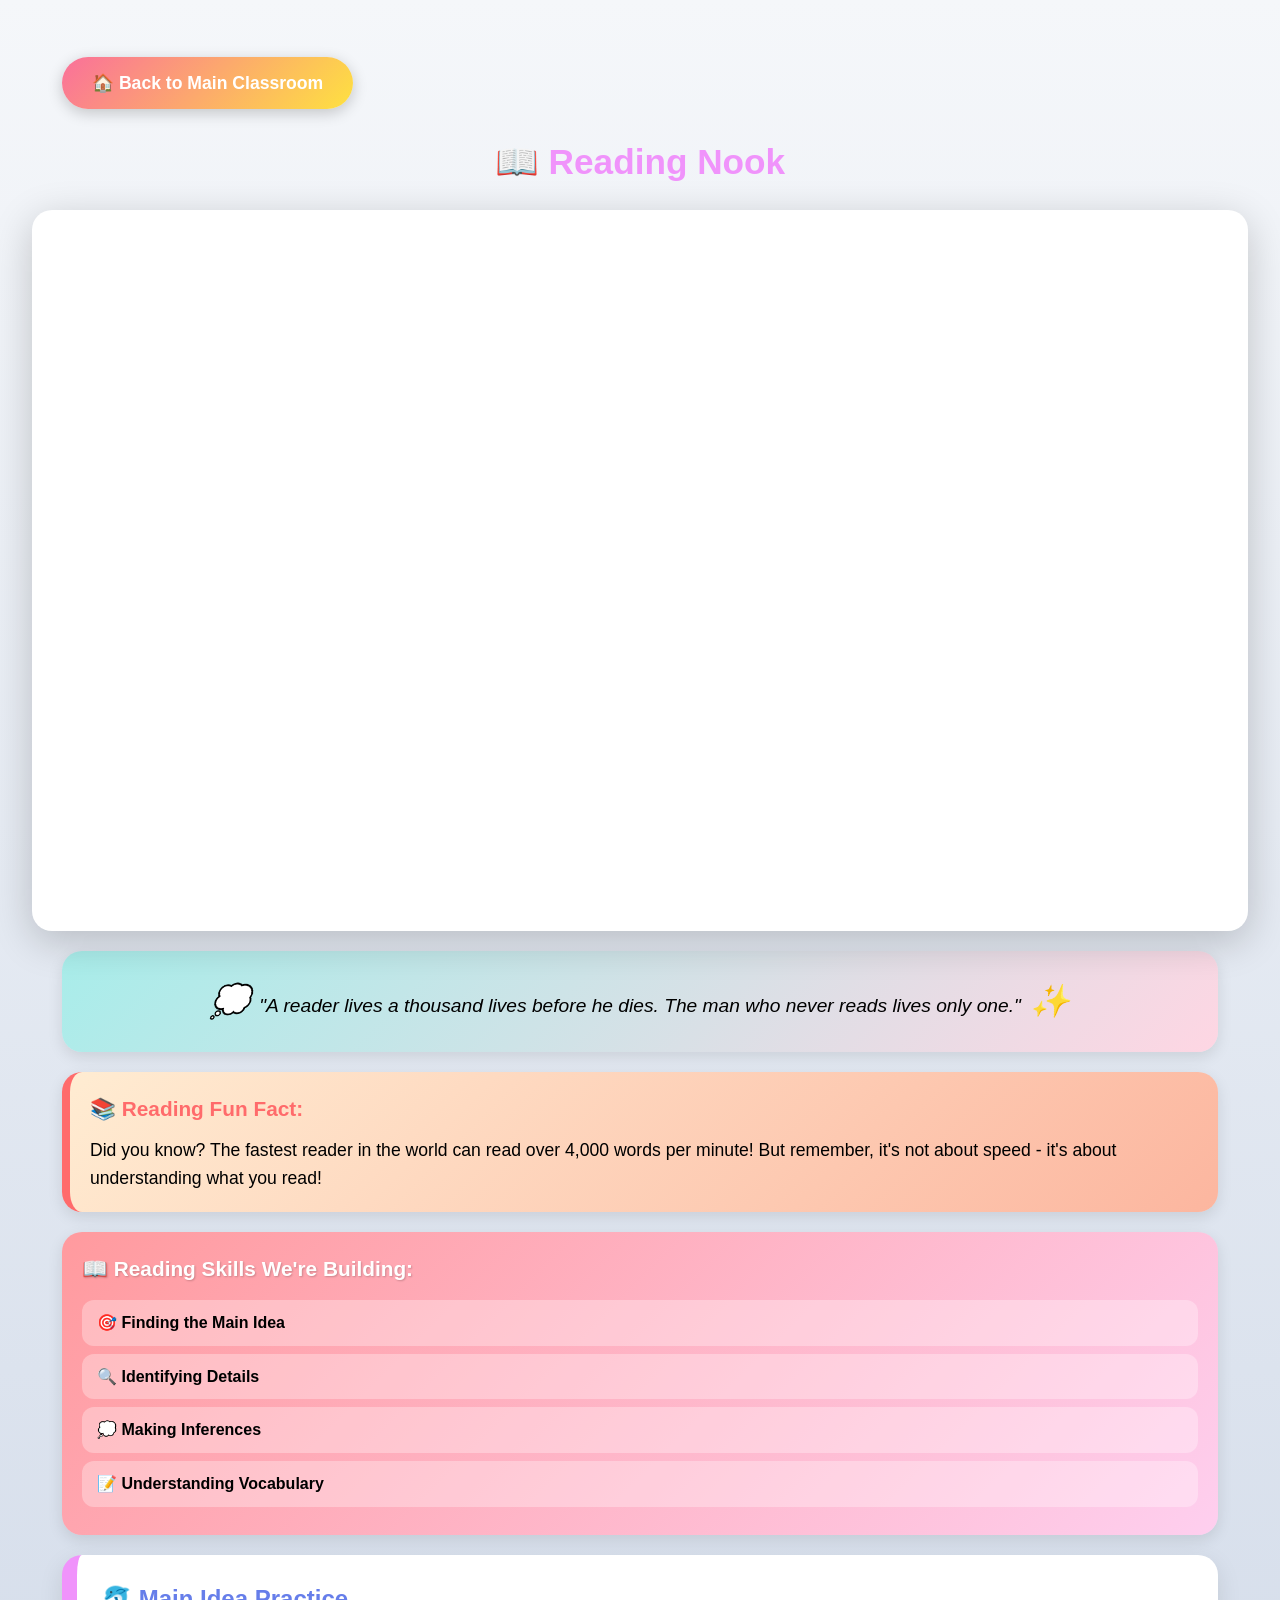
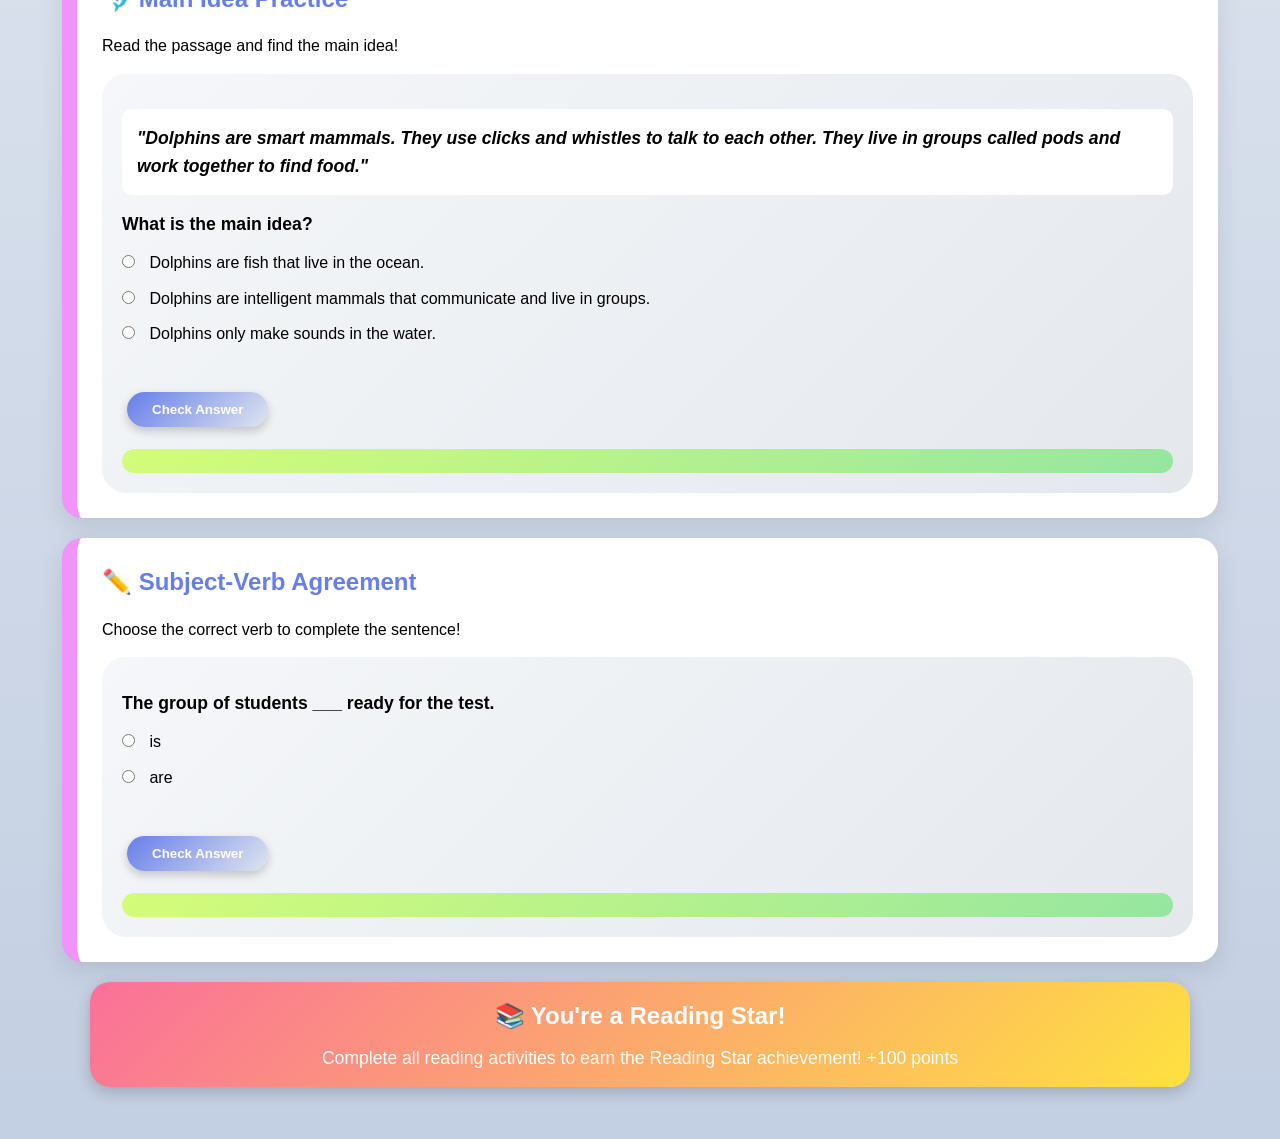
<file: reading.html>
<!DOCTYPE html>
<html lang="en">
<head>
  <meta charset="UTF-8">
  <meta name="viewport" content="width=device-width, initial-scale=1.0">
  <title>📖 Reading Nook | Alli's Classroom</title>
  <link rel="stylesheet" href="css/main.css">
  <link rel="stylesheet" href="css/subjects.css">
  <link rel="stylesheet" href="css/modals.css">
</head>
<body>
  <div class="subject-page ela-page">
    <a href="index.html" class="back-home">🏠 Back to Main Classroom</a>
    
    <h2 style="text-align:center; font-size:2.2rem; margin-bottom:20px; color:#f093fb;">📖 Reading Nook</h2>
    
    <!-- Google Slide -->
    <div class="slide-container">
      <iframe src="https://docs.google.com/presentation/d/e/2PACX-1vT6WwTvX86dF18AbtD3g-vHpKJxv6jIQPcMJdYeASRDtXrsY2RQvoZQY5l6SwtE3cVbrmSpenlRfqMV/pubembed?start=false&loop=false&delayms=60000" frameborder="0" allowfullscreen="true"></iframe>
    </div>
    
    <!-- Content -->
    <div class="motivational-quote">"A reader lives a thousand lives before he dies. The man who never reads lives only one."</div>
    
    <div class="fun-fact-box">
      <h4>📚 Reading Fun Fact:</h4>
      <p>Did you know? The fastest reader in the world can read over 4,000 words per minute! But remember, it's not about speed - it's about understanding what you read!</p>
    </div>
    
    <div class="stats-box">
      <h4>📖 Reading Skills We're Building:</h4>
      <div class="stat-item">🎯 Finding the Main Idea</div>
      <div class="stat-item">🔍 Identifying Details</div>
      <div class="stat-item">💭 Making Inferences</div>
      <div class="stat-item">📝 Understanding Vocabulary</div>
    </div>
    
    <!-- Main Idea Quiz -->
    <div class="topic-card">
      <h3>🐬 Main Idea Practice</h3>
      <p>Read the passage and find the main idea!</p>
      <div class="quiz">
        <p style="background: white; padding: 15px; border-radius: 10px; font-style: italic; margin: 15px 0;">"Dolphins are smart mammals. They use clicks and whistles to talk to each other. They live in groups called pods and work together to find food."</p>
        <p><strong>What is the main idea?</strong></p>
        <label style="display: block; margin: 10px 0;"><input type="radio" name="mainIdea" value="a" style="margin-right: 10px;"> Dolphins are fish that live in the ocean.</label>
        <label style="display: block; margin: 10px 0;"><input type="radio" name="mainIdea" value="b" style="margin-right: 10px;"> Dolphins are intelligent mammals that communicate and live in groups.</label>
        <label style="display: block; margin: 10px 0;"><input type="radio" name="mainIdea" value="c" style="margin-right: 10px;"> Dolphins only make sounds in the water.</label>
        <br><button id="checkMainIdea">Check Answer</button>
        <div id="elaMainFB" class="feedback"></div>
      </div>
    </div>
    
    <!-- Subject-Verb Quiz -->
    <div class="topic-card">
      <h3>✏️ Subject-Verb Agreement</h3>
      <p>Choose the correct verb to complete the sentence!</p>
      <div class="quiz">
        <p><strong>The group of students ___ ready for the test.</strong></p>
        <label style="display: block; margin: 10px 0;"><input type="radio" name="verb" value="is" style="margin-right: 10px;"> is</label>
        <label style="display: block; margin: 10px 0;"><input type="radio" name="verb" value="are" style="margin-right: 10px;"> are</label>
        <br><button id="checkVerb">Check Answer</button>
        <div id="verbFB" class="feedback"></div>
      </div>
    </div>
    
    <div class="reward-banner"><h3>📚 You're a Reading Star!</h3><p>Complete all reading activities to earn the Reading Star achievement! +100 points</p></div>
  </div>
  
  <!-- Modal -->
  <div id="sceneModal" class="scene-modal">
    <div class="modal-content">
      <button class="close-modal" onclick="closeSceneModal()">✕</button>
      <div id="modalBody"></div>
    </div>
<div class="reward-banner">
  <h3>🌟 Great Job Practicing [Subject]!</h3>
  <p>Complete all quizzes to earn bonus points and achievements!</p>
</div>
  </div>
  
  <!-- Scripts -->
  <script src="js/app.js"></script>
  <script src="js/reward-system.js"></script>
  <script src="js/quizzes.js"></script>
  <script src="js/navigation.js"></script>
  <script>bindQuizzes();</script>
</body>
</html>
</file>
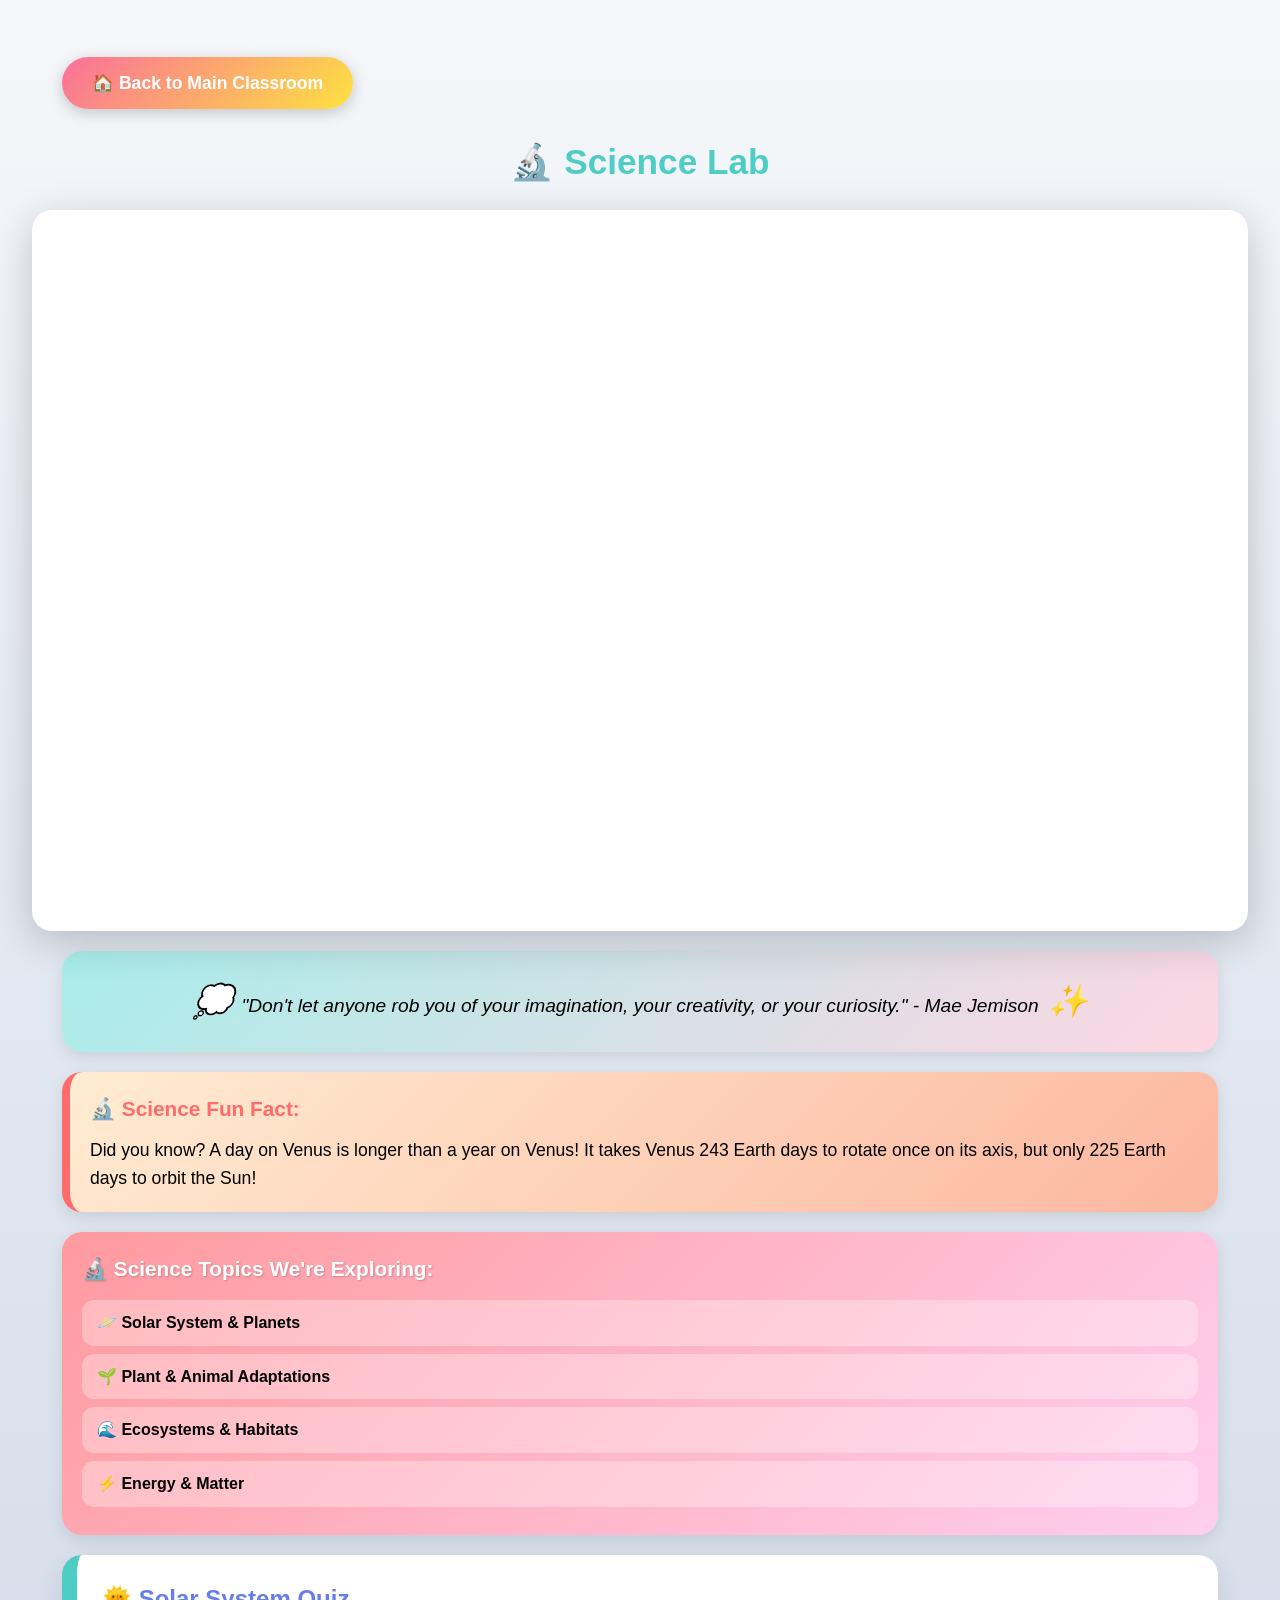
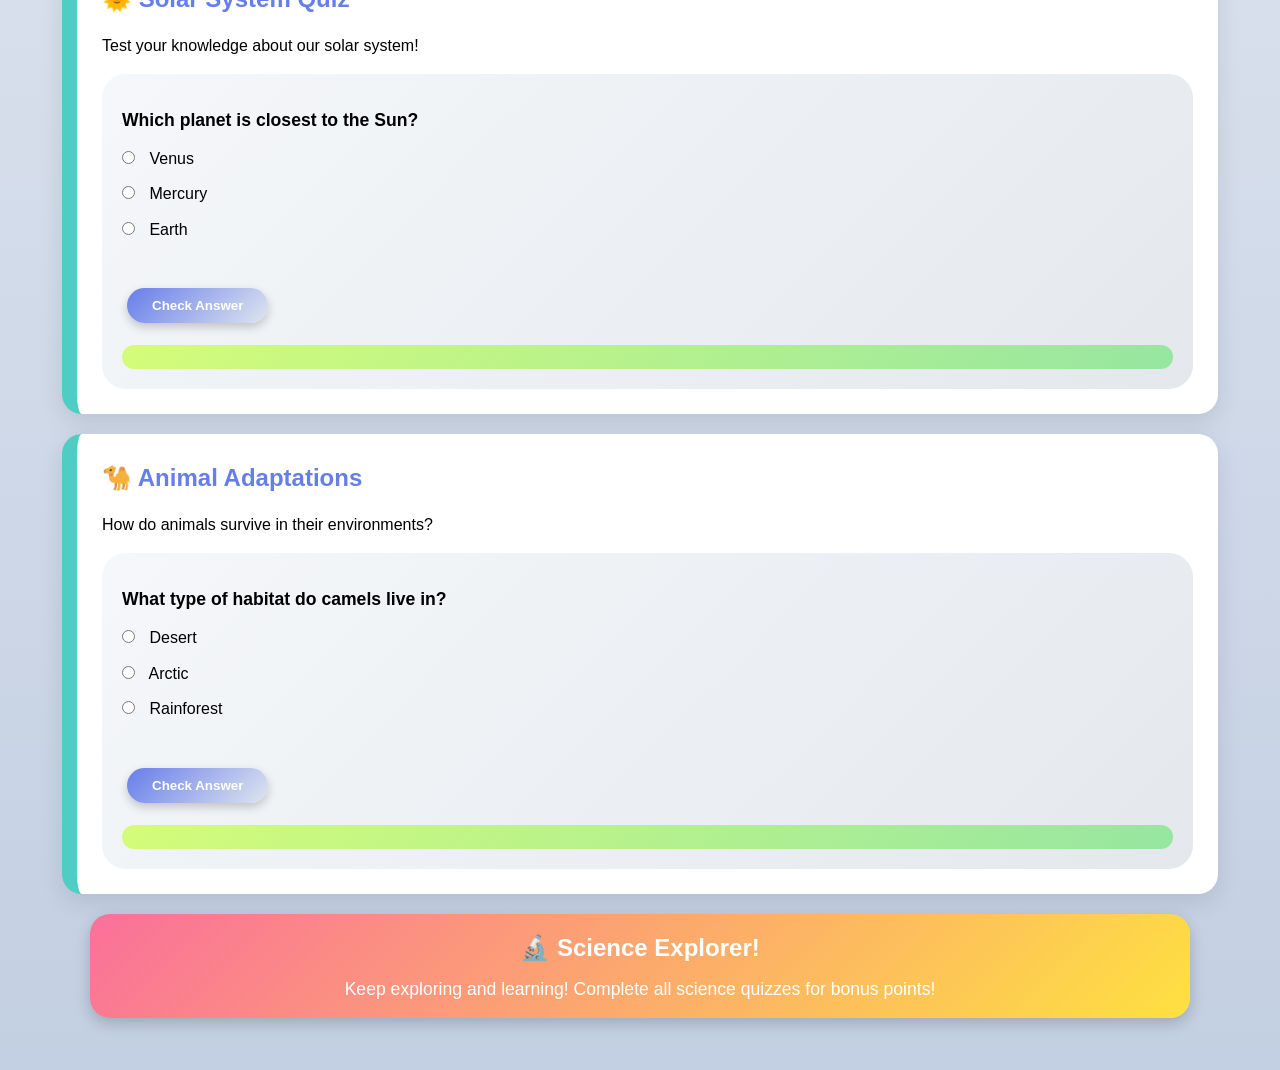
<file: science.html>
<!DOCTYPE html>
<html lang="en">
<head>
  <meta charset="UTF-8">
  <meta name="viewport" content="width=device-width, initial-scale=1.0">
  <title>🔬 Science Lab | Alli's Classroom</title>
  <link rel="stylesheet" href="css/main.css">
  <link rel="stylesheet" href="css/subjects.css">
  <link rel="stylesheet" href="css/modals.css">
</head>
<body>
  <div class="subject-page science-page">
    <a href="index.html" class="back-home">🏠 Back to Main Classroom</a>
    
    <h2 style="text-align:center; font-size:2.2rem; margin-bottom:20px; color:#4ecdc4;">🔬 Science Lab</h2>
    
    <!-- Google Slide -->
    <div class="slide-container">
      <iframe src="https://docs.google.com/presentation/d/e/2PACX-1vQK9Jt4Gt0nVlPSv64y9Yy0KcrTUxRrRbKgIBEsUFg2N9OMzngezVBYpO9e0eU4isJPchvRXV-iG3eK/pubembed?start=false&loop=false&delayms=60000" frameborder="0" allowfullscreen="true"></iframe>
    </div>
    
    <!-- Content -->
    <div class="motivational-quote">"Don't let anyone rob you of your imagination, your creativity, or your curiosity." - Mae Jemison</div>
    
    <div class="fun-fact-box">
      <h4>🔬 Science Fun Fact:</h4>
      <p>Did you know? A day on Venus is longer than a year on Venus! It takes Venus 243 Earth days to rotate once on its axis, but only 225 Earth days to orbit the Sun!</p>
    </div>
    
    <div class="stats-box">
      <h4>🔬 Science Topics We're Exploring:</h4>
      <div class="stat-item">🪐 Solar System & Planets</div>
      <div class="stat-item">🌱 Plant & Animal Adaptations</div>
      <div class="stat-item">🌊 Ecosystems & Habitats</div>
      <div class="stat-item">⚡ Energy & Matter</div>
    </div>
    
    <!-- Planet Quiz -->
    <div class="topic-card">
      <h3>🌞 Solar System Quiz</h3>
      <p>Test your knowledge about our solar system!</p>
      <div class="quiz">
        <p><strong>Which planet is closest to the Sun?</strong></p>
        <label style="display: block; margin: 10px 0;"><input type="radio" name="planet" value="Venus" style="margin-right: 10px;"> Venus</label>
        <label style="display: block; margin: 10px 0;"><input type="radio" name="planet" value="Mercury" style="margin-right: 10px;"> Mercury</label>
        <label style="display: block; margin: 10px 0;"><input type="radio" name="planet" value="Earth" style="margin-right: 10px;"> Earth</label>
        <br><button id="checkPlanet">Check Answer</button>
        <div id="planetFB" class="feedback"></div>
      </div>
    </div>
    
    <!-- Adaptations Quiz -->
    <div class="topic-card">
      <h3>🐪 Animal Adaptations</h3>
      <p>How do animals survive in their environments?</p>
      <div class="quiz">
        <p><strong>What type of habitat do camels live in?</strong></p>
        <label style="display: block; margin: 10px 0;"><input type="radio" name="camel" value="desert" style="margin-right: 10px;"> Desert</label>
        <label style="display: block; margin: 10px 0;"><input type="radio" name="camel" value="arctic" style="margin-right: 10px;"> Arctic</label>
        <label style="display: block; margin: 10px 0;"><input type="radio" name="camel" value="rainforest" style="margin-right: 10px;"> Rainforest</label>
        <br><button id="checkCamel">Check Answer</button>
        <div id="camelFB" class="feedback"></div>
      </div>
    </div>
    
    <div class="reward-banner"><h3>🔬 Science Explorer!</h3><p>Keep exploring and learning! Complete all science quizzes for bonus points!</p></div>
  </div>
  
  <!-- Modal -->
  <div id="sceneModal" class="scene-modal">
    <div class="modal-content">
      <button class="close-modal" onclick="closeSceneModal()">✕</button>
      <div id="modalBody"></div>
    </div>
<div class="reward-banner">
  <h3>🌟 Great Job Practicing [Subject]!</h3>
  <p>Complete all quizzes to earn bonus points and achievements!</p>
</div>
  </div>
  
  <!-- Scripts -->
  <script src="js/app.js"></script>
  <script src="js/reward-system.js"></script>
  <script src="js/quizzes.js"></script>
  <script src="js/navigation.js"></script>
  <script>bindQuizzes();</script>
</body>
</html>
</file>
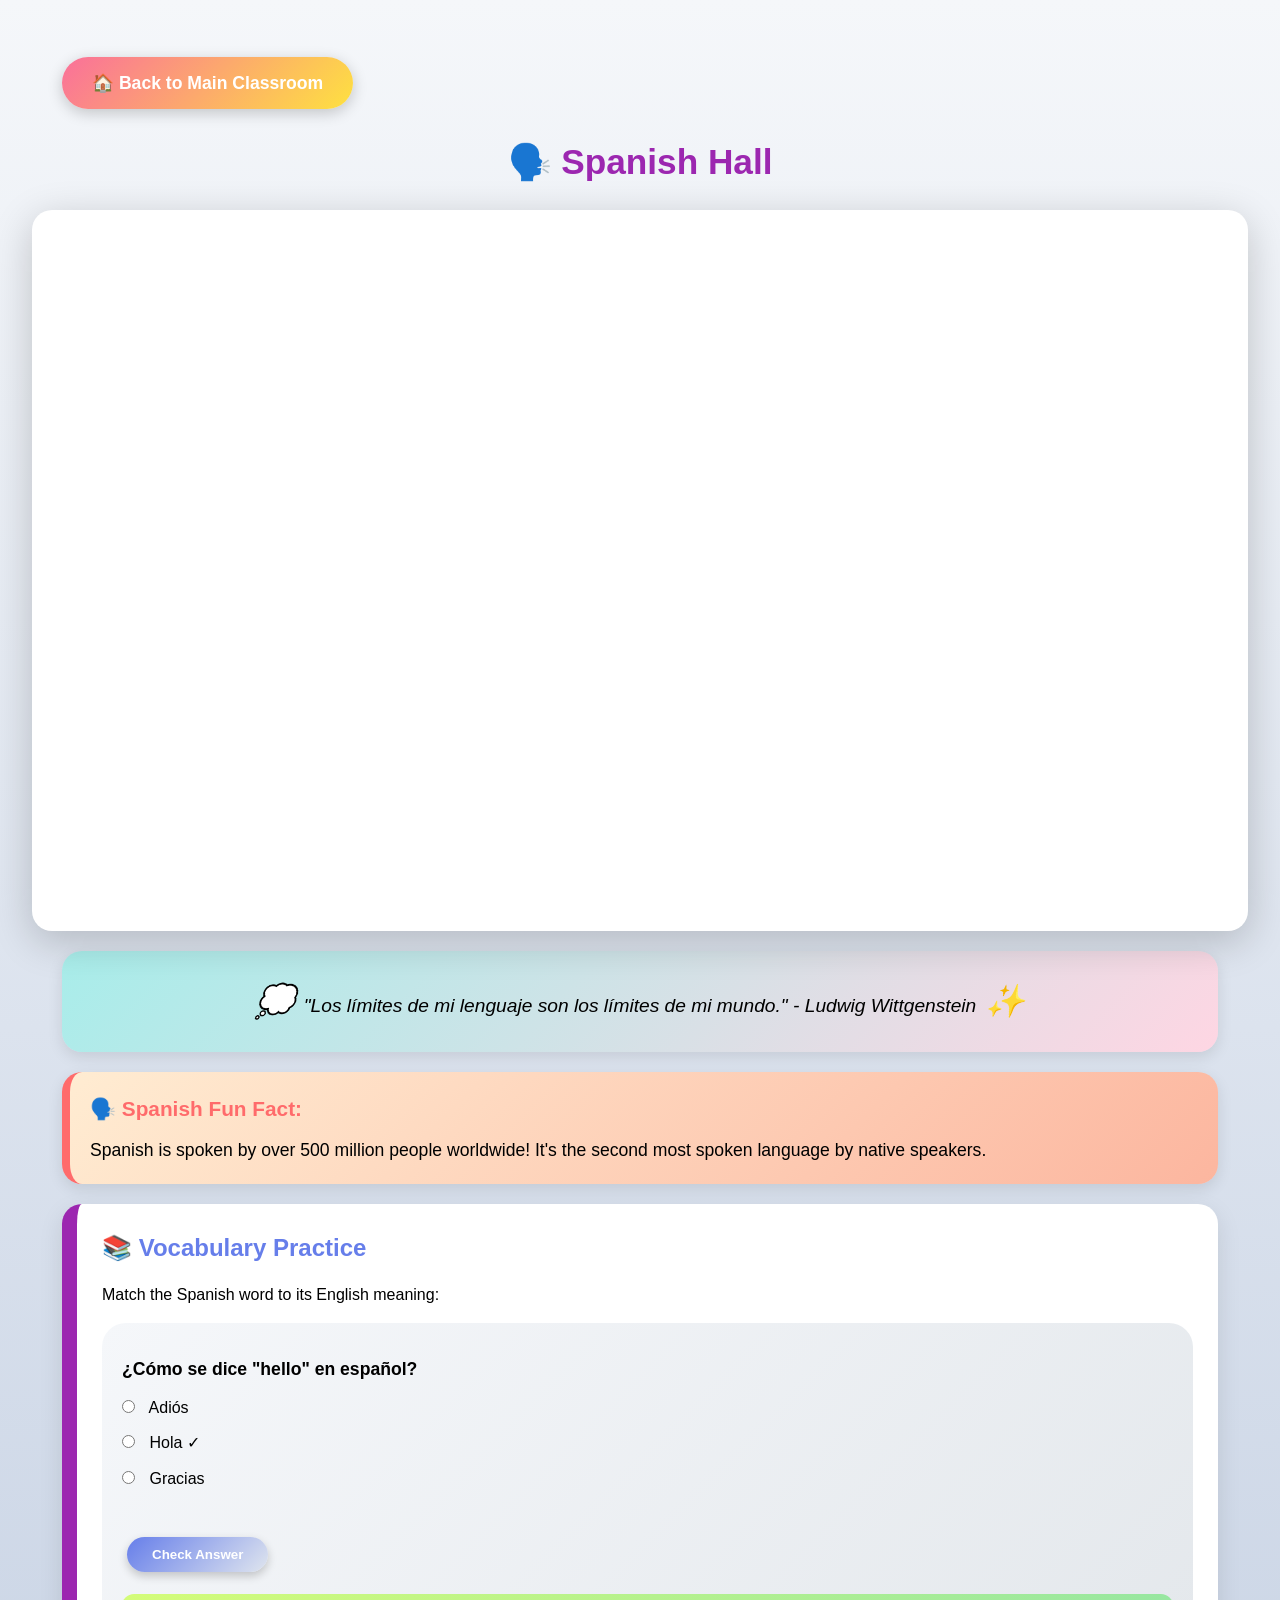
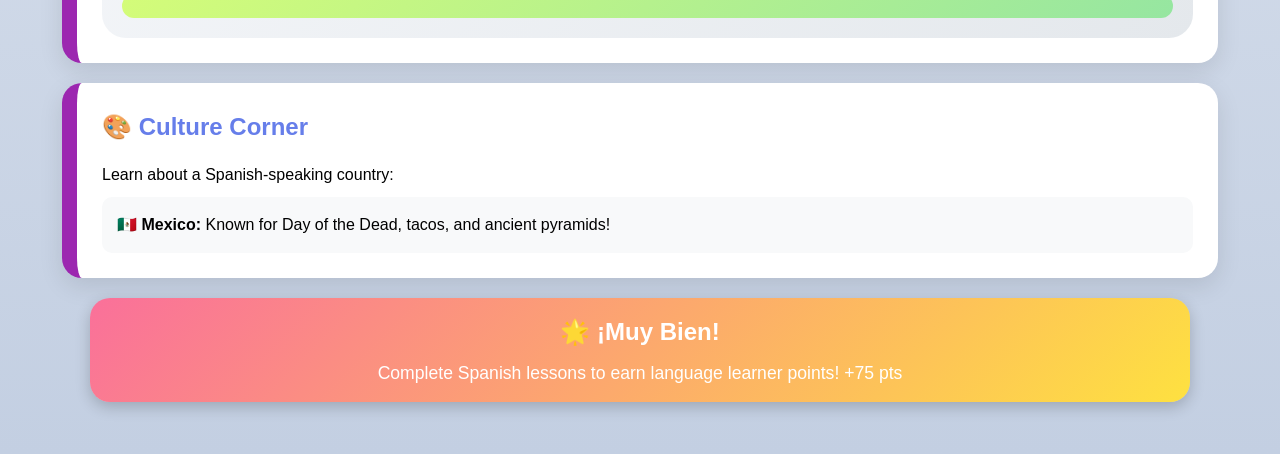
<file: spanish.html>
<!DOCTYPE html>
<html lang="en">
<head>
  <meta charset="UTF-8">
  <meta name="viewport" content="width=device-width, initial-scale=1.0">
  <title>🗣️ Spanish Hall | Alli's Classroom</title>
  <link rel="stylesheet" href="css/main.css">
  <link rel="stylesheet" href="css/subjects.css">
  <link rel="stylesheet" href="css/modals.css">
</head>
<body>
  <div class="subject-page spanish-page">
    <a href="index.html" class="back-home">🏠 Back to Main Classroom</a>
    
    <h2 style="text-align:center; font-size:2.2rem; margin-bottom:20px; color:#9c27b0;">🗣️ Spanish Hall</h2>
    
    <!-- Google Slide -->
    <div class="slide-container">
      <iframe src="https://docs.google.com/presentation/d/e/2PACX-1vSxjWRLf_TFyU4rqjHJr63avj0CD7ggjEWfkh9pGH33s-2FtoFGu-LLSKlrN5K63yjG8O0Aie560ydW/pubembed?start=false&loop=false&delayms=60000" frameborder="0" allowfullscreen="true"></iframe>
    </div>
    
    <!-- Content -->
    <div class="motivational-quote">"Los límites de mi lenguaje son los límites de mi mundo." - Ludwig Wittgenstein</div>
    
    <div class="fun-fact-box">
      <h4>🗣️ Spanish Fun Fact:</h4>
      <p>Spanish is spoken by over 500 million people worldwide! It's the second most spoken language by native speakers.</p>
    </div>
    
    <div class="topic-card">
      <h3>📚 Vocabulary Practice</h3>
      <p>Match the Spanish word to its English meaning:</p>
      <div class="quiz">
        <p><strong>¿Cómo se dice "hello" en español?</strong></p>
        <label style="display: block; margin: 10px 0;"><input type="radio" name="spanish_q1" value="adios" style="margin-right: 10px;"> Adiós</label>
        <label style="display: block; margin: 10px 0;"><input type="radio" name="spanish_q1" value="hola" style="margin-right: 10px;"> Hola ✓</label>
        <label style="display: block; margin: 10px 0;"><input type="radio" name="spanish_q1" value="gracias" style="margin-right: 10px;"> Gracias</label>
        <br><button onclick="checkSpanishQ1()">Check Answer</button>
        <div id="spanishQ1FB" class="feedback"></div>
      </div>
    </div>
    
    <div class="topic-card">
      <h3>🎨 Culture Corner</h3>
      <p>Learn about a Spanish-speaking country:</p>
      <div style="background: #f8f9fa; padding: 15px; border-radius: 10px; margin-top: 10px;">
        <strong>🇲🇽 Mexico:</strong> Known for Day of the Dead, tacos, and ancient pyramids!
      </div>
    </div>
    
    <div class="reward-banner"><h3>🌟 ¡Muy Bien!</h3><p>Complete Spanish lessons to earn language learner points! +75 pts</p></div>
  </div>
  
  <!-- Modal -->
  <div id="sceneModal" class="scene-modal">
    <div class="modal-content">
      <button class="close-modal" onclick="closeSceneModal()">✕</button>
      <div id="modalBody"></div>
    </div>
<div class="reward-banner">
  <h3>🌟 Great Job Practicing [Subject]!</h3>
  <p>Complete all quizzes to earn bonus points and achievements!</p>
</div>
  </div>
  
  <!-- Scripts -->
  <script src="js/app.js"></script>
  <script src="js/reward-system.js"></script>
  <script src="js/navigation.js"></script>
  <script>
    function checkSpanishQ1() {
      const answer = document.querySelector('input[name="spanish_q1"]:checked')?.value;
      const feedback = document.getElementById('spanishQ1FB');
      if (answer === 'hola') {
        feedback.innerHTML = '✅ ¡Correcto! "Hola" means hello! 🎉';
        feedback.style.background = 'linear-gradient(135deg, #4ecdc4, #44a08d)';
        addPoints(15, 'Spanish vocabulary');
      } else {
        feedback.innerHTML = '❌ Try again! Hint: It starts with "H" 👋';
        feedback.style.background = 'linear-gradient(135deg, #ffecd2, #fcb69f)';
      }
    }
  </script>
</body>
</html>
</file>
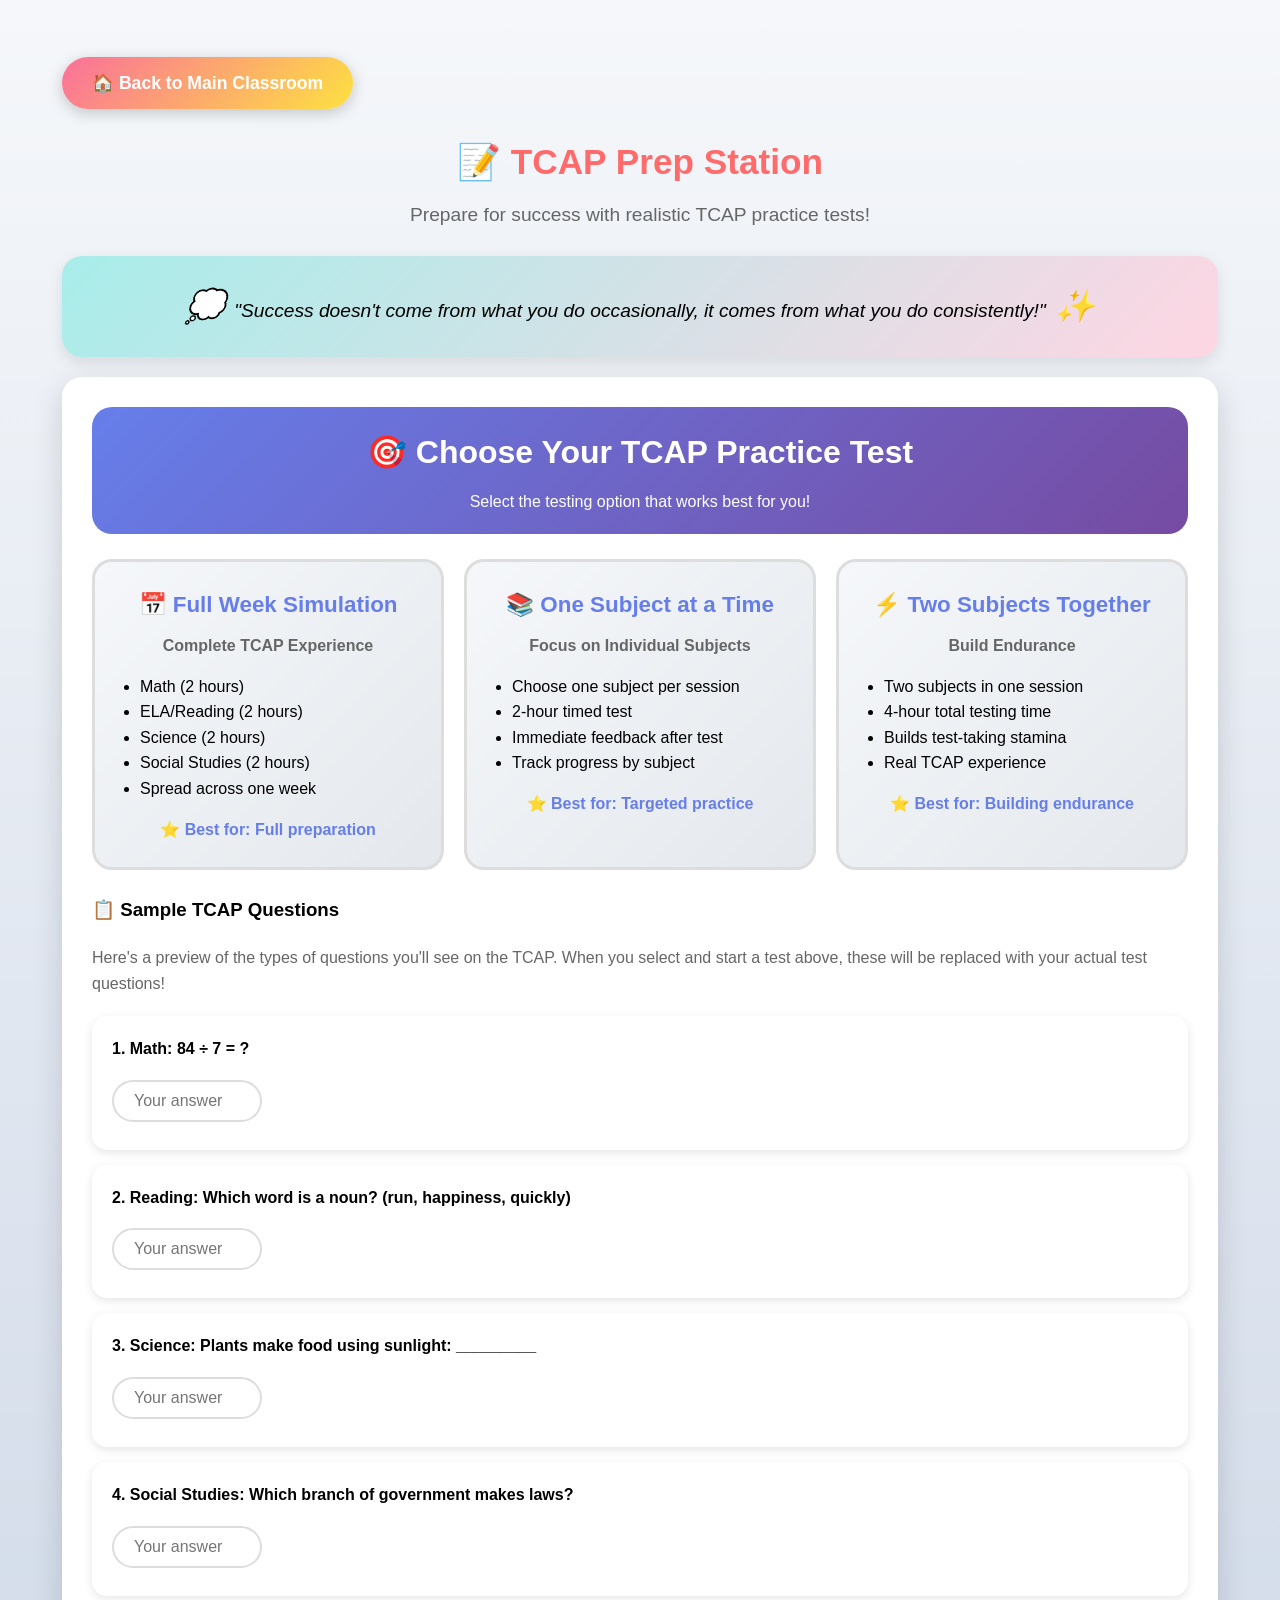
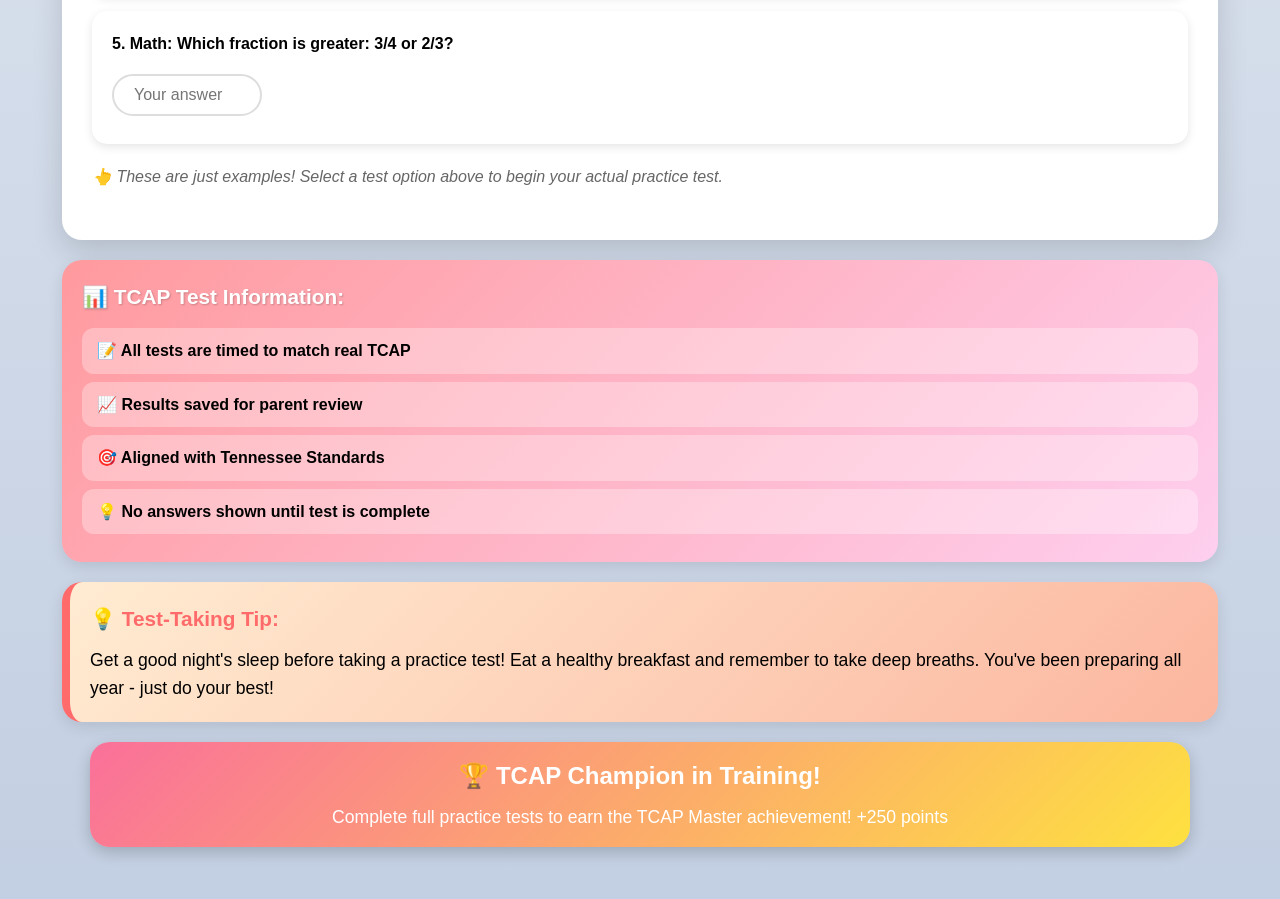
<file: tcap.html>
<!DOCTYPE html>
<html lang="en">
<head>
  <meta charset="UTF-8">
  <meta name="viewport" content="width=device-width, initial-scale=1.0">
  <title>📝 TCAP Prep | Alli's Classroom</title>
  <link rel="stylesheet" href="css/main.css">
  <link rel="stylesheet" href="css/subjects.css">
  <link rel="stylesheet" href="css/modals.css">
  <link rel="stylesheet" href="css/tcap-styles.css">
</head>
<body>
  <div class="subject-page assessment-page">
    <a href="index.html" class="back-home">🏠 Back to Main Classroom</a>
    
    <h2 style="text-align: center; font-size: 2.2rem; margin-bottom: 10px; color: #ff6b6b;">📝 TCAP Prep Station</h2>
    <p style="text-align: center; font-size: 1.2rem; margin-bottom: 25px; color: #666;">Prepare for success with realistic TCAP practice tests!</p>
    
    <div class="motivational-quote">"Success doesn't come from what you do occasionally, it comes from what you do consistently!"</div>
    
    <div class="tcap-container">
      <div class="tcap-header">
        <h2>🎯 Choose Your TCAP Practice Test</h2>
        <p>Select the testing option that works best for you!</p>
      </div>
      
      <div class="tcap-options">
        <div class="tcap-option" onclick="selectTestOption('full-week')">
          <h3>📅 Full Week Simulation</h3>
          <p><strong>Complete TCAP Experience</strong></p>
          <ul style="text-align: left; margin: 15px 0; padding-left: 20px;">
            <li>Math (2 hours)</li><li>ELA/Reading (2 hours)</li>
            <li>Science (2 hours)</li><li>Social Studies (2 hours)</li>
            <li>Spread across one week</li>
          </ul>
          <p style="margin-top: 15px; font-weight: bold; color: #667eea;">⭐ Best for: Full preparation</p>
        </div>
        <div class="tcap-option" onclick="selectTestOption('one-subject')">
          <h3>📚 One Subject at a Time</h3>
          <p><strong>Focus on Individual Subjects</strong></p>
          <ul style="text-align: left; margin: 15px 0; padding-left: 20px;">
            <li>Choose one subject per session</li><li>2-hour timed test</li>
            <li>Immediate feedback after test</li><li>Track progress by subject</li>
          </ul>
          <p style="margin-top: 15px; font-weight: bold; color: #667eea;">⭐ Best for: Targeted practice</p>
        </div>
        <div class="tcap-option" onclick="selectTestOption('two-subjects')">
          <h3>⚡ Two Subjects Together</h3>
          <p><strong>Build Endurance</strong></p>
          <ul style="text-align: left; margin: 15px 0; padding-left: 20px;">
            <li>Two subjects in one session</li><li>4-hour total testing time</li>
            <li>Builds test-taking stamina</li><li>Real TCAP experience</li>
          </ul>
          <p style="margin-top: 15px; font-weight: bold; color: #667eea;">⭐ Best for: Building endurance</p>
        </div>
      </div>
      
      <!-- Timer Display -->
      <div id="tcap-timer-display" class="tcap-timer" style="display: none;">
        ⏱️ Time Remaining: <span id="countdown">02:00:00</span>
      </div>
      
      <!-- Subject Selection -->
      <div id="subjectSelection" class="subject-selection">
        <h3 style="margin-bottom: 15px;">📚 Select Subject(s) for Your Test:</h3>
        <div id="singleSubjectOptions" style="display: none;">
          <p style="margin-bottom: 10px; color: #666;"><strong>Choose ONE subject:</strong></p>
          <label class="subject-checkbox"><input type="radio" name="tcap-subject-single" value="math"> 🧮 Math</label>
          <label class="subject-checkbox"><input type="radio" name="tcap-subject-single" value="ela"> 📖 Reading/ELA</label>
          <label class="subject-checkbox"><input type="radio" name="tcap-subject-single" value="science"> 🔬 Science</label>
          <label class="subject-checkbox"><input type="radio" name="tcap-subject-single" value="social"> 🏛️ Social Studies</label>
        </div>
        <div id="twoSubjectOptions" style="display: none;">
          <p style="margin-bottom: 10px; color: #666;"><strong>Choose TWO subjects:</strong></p>
          <label class="subject-checkbox"><input type="checkbox" value="math" id="sub-math"> 🧮 Math</label>
          <label class="subject-checkbox"><input type="checkbox" value="ela" id="sub-ela"> 📖 Reading/ELA</label>
          <label class="subject-checkbox"><input type="checkbox" value="science" id="sub-science"> 🔬 Science</label>
          <label class="subject-checkbox"><input type="checkbox" value="social" id="sub-social"> 🏛️ Social Studies</label>
          <p id="twoSubjectWarning" style="font-size: 0.85rem; color: #ff6b6b; margin-top: 8px; display: none;">⚠️ Please select exactly 2 subjects</p>
        </div>
        <button onclick="startSelectedTest()" style="margin-top: 15px;">🚀 Start Test</button>
      </div>
      
      <!-- Sample Questions -->
      <div id="sampleQuestions" class="tcap-questions active">
        <h3 style="margin-bottom: 20px;">📋 Sample TCAP Questions</h3>
        <p style="margin-bottom: 20px; color: #666;">Here's a preview of the types of questions you'll see on the TCAP. When you select and start a test above, these will be replaced with your actual test questions!</p>
        <div class="tcap-question"><p>1. Math: 84 ÷ 7 = ?</p><input type="number" placeholder="Your answer"></div>
        <div class="tcap-question"><p>2. Reading: Which word is a noun? (run, happiness, quickly)</p><input type="text" placeholder="Your answer"></div>
        <div class="tcap-question"><p>3. Science: Plants make food using sunlight: _________</p><input type="text" placeholder="Your answer"></div>
        <div class="tcap-question"><p>4. Social Studies: Which branch of government makes laws?</p><input type="text" placeholder="Your answer"></div>
        <div class="tcap-question"><p>5. Math: Which fraction is greater: 3/4 or 2/3?</p><input type="text" placeholder="Your answer"></div>
        <p style="margin-top: 20px; font-style: italic; color: #666;">👆 These are just examples! Select a test option above to begin your actual practice test.</p>
      </div>
      
      <!-- Actual TCAP Questions -->
      <div id="tcapQuestions" class="tcap-questions">
        <h3 style="margin-bottom: 20px;">📋 TCAP Practice Questions</h3>
        <div id="questionsContainer"></div>
        <button id="submitTCAPTest" onclick="submitTCAPTest()" style="margin-top: 20px; padding: 15px 40px; font-size: 1.2rem;">✅ Submit Test</button>
      </div>
      
      <!-- Results -->
      <div id="tcapResults" class="tcap-results">
        <h3 style="margin-bottom: 20px; text-align: center;">📊 Your TCAP Results</h3>
        <div id="resultsContainer"></div>
        <p style="text-align: center; margin-top: 20px; font-weight: bold;">Mommy Teacher will review these results to plan your next lessons! 💕</p>
        <button onclick="resetTCAPPage()" style="margin-top: 20px;">🔄 Take Another Test</button>
      </div>
    </div>
    
    <div class="stats-box">
      <h4>📊 TCAP Test Information:</h4>
      <div class="stat-item">📝 All tests are timed to match real TCAP</div>
      <div class="stat-item">📈 Results saved for parent review</div>
      <div class="stat-item">🎯 Aligned with Tennessee Standards</div>
      <div class="stat-item">💡 No answers shown until test is complete</div>
    </div>
    
    <div class="fun-fact-box">
      <h4>💡 Test-Taking Tip:</h4>
      <p>Get a good night's sleep before taking a practice test! Eat a healthy breakfast and remember to take deep breaths. You've been preparing all year - just do your best!</p>
    </div>
    
    <div class="reward-banner">
      <h3>🏆 TCAP Champion in Training!</h3>
      <p>Complete full practice tests to earn the TCAP Master achievement! +250 points</p>
    </div>
  </div>
  
  <!-- Modal -->
  <div id="sceneModal" class="scene-modal">
    <div class="modal-content">
      <button class="close-modal" onclick="closeSceneModal()">✕</button>
      <div id="modalBody"></div>
    </div>
  </div>
  
  <!-- Scripts -->
  <script src="js/app.js"></script>
  <script src="js/reward-system.js"></script>
  <script src="js/tcap-system.js" defer></script>
  <script src="js/navigation.js"></script>
</body>
</html>
</file>
<file: css/main.css>
/* ========== GLOBAL RESET & BASE STYLES ========== */
* { margin: 0; padding: 0; box-sizing: border-box; }

body {
  font-family: 'Segoe UI', 'Comic Neue', 'Comic Sans MS', 'Chalkboard SE', cursive, sans-serif;
  background: linear-gradient(135deg, #667eea 0%, #dfe5ee 100%);
  overflow-x: hidden;
  line-height: 1.6;
}

/* ========== FORM ELEMENTS ========== */
input[type="number"],
input[type="text"],
input[type="password"],
input[type="url"] {
  font-family: inherit;
  border-radius: 25px;
  padding: 10px 20px;
  border: 2px solid #ddd;
  margin: 8px 0;
  width: 150px;
  font-size: 1rem;
  transition: border-color 0.2s;
}

input[type="number"]:focus,
input[type="text"]:focus,
input[type="password"]:focus,
input[type="url"]:focus {
  outline: none;
  border-color: #667eea;
  box-shadow: 0 0 0 3px rgba(102, 126, 234, 0.2);
}

/* ========== BUTTONS ========== */
button {
  font-family: inherit;
  border-radius: 30px;
  padding: 10px 25px;
  background: linear-gradient(135deg, #667eea 0%, #dfe5ee 100%);
  color: white;
  border: none;
  font-weight: bold;
  cursor: pointer;
  margin: 10px 5px;
  box-shadow: 0 4px 10px rgba(0,0,0,0.2);
  transition: transform 0.2s, box-shadow 0.2s;
}

button:hover {
  transform: scale(1.05);
  box-shadow: 0 6px 15px rgba(0,0,0,0.3);
}

button:active {
  transform: scale(0.98);
}

/* ========== FEEDBACK & UTILITIES ========== */
.feedback {
  background: linear-gradient(135deg, #d4fc79 0%, #96e6a1 100%);
  border-radius: 25px;
  padding: 12px 20px;
  margin-top: 12px;
  font-weight: bold;
  animation: fadeIn 0.3s ease;
}

@keyframes fadeIn {
  from { opacity: 0; transform: translateY(-10px); }
  to { opacity: 1; transform: translateY(0); }
}

.back-home {
  background: linear-gradient(135deg, #fa709a 0%, #fee140 100%);
  border: none;
  padding: 12px 30px;
  border-radius: 40px;
  font-weight: bold;
  margin: 25px 30px;
  display: inline-block;
  cursor: pointer;
  font-size: 1.1rem;
  box-shadow: 0 4px 15px rgba(0,0,0,0.2);
  transition: transform 0.2s;
  text-decoration: none;
  color: white;
}

.back-home:hover {
  transform: scale(1.05);
  text-decoration: none;
  color: white;
}

/* ========== TABLES ========== */
table {
  width: 100%;
  border-collapse: collapse;
  background: white;
  border-radius: 24px;
  overflow: hidden;
  margin: 15px 0;
  box-shadow: 0 4px 12px rgba(0,0,0,0.05);
}

th, td {
  padding: 12px;
  text-align: left;
  border-bottom: 1px solid #f0cf9c;
}

th {
  background: linear-gradient(135deg, #667eea 0%, #dfe5ee 100%);
  color: white;
  font-weight: bold;
}

tr:hover {
  background: #f8f9fa;
}

/* ========== RESPONSIVE ========== */
@media (max-width: 800px) {
  .classroom { grid-template-columns: repeat(2,1fr); gap: 15px; padding: 20px; }
  .teacher-desk { grid-column: span 2; }
  .whiteboard { grid-column: span 2; }
}

@media (max-width: 768px) {
  .slide-container iframe { aspect-ratio: auto; height: 400px; }
  input[type="number"], input[type="text"] { width: 100%; }
}
</file>
<file: css/classroom.css>
/* ========== CLASSROOM WRAPPER ========== */
.classroom-wrapper {
  background: linear-gradient(180deg, #f5f7fa 0%, #c3cfe2 100%);
  min-height: 100vh;
  position: relative;
  padding-bottom: 30px;
}

/* ========== HEADER ========== */
.class-header {
  background: linear-gradient(135deg, #f093fb 0%, #f5576c 100%);
  padding: 15px 25px;
  display: flex;
  justify-content: space-between;
  align-items: center;
  color: white;
  border-bottom: 5px solid #fff;
  position: relative;
  z-index: 100;
  box-shadow: 0 4px 15px rgba(0,0,0,0.2);
}

.class-header h2 {
  font-size: 1.6rem;
  display: flex;
  gap: 10px;
  text-shadow: 2px 2px 4px rgba(0,0,0,0.3);
}

.parent-lock-btn {
  background: linear-gradient(135deg, #4facfe 0%, #00f2fe 100%);
  border: none;
  color: white;
  padding: 10px 22px;
  border-radius: 40px;
  font-weight: bold;
  cursor: pointer;
  font-family: inherit;
  box-shadow: 0 4px 10px rgba(0,0,0,0.2);
  z-index: 101;
  transition: transform 0.2s;
}

.parent-lock-btn:hover {
  transform: scale(1.05);
}

/* ========== POINTS DISPLAY ========== */
.points-display {
  background: linear-gradient(135deg, #fa709a 0%, #fee140 100%);
  padding: 8px 20px;
  border-radius: 30px;
  color: white;
  font-weight: bold;
  font-size: 1.1rem;
  box-shadow: 0 3px 10px rgba(0,0,0,0.2);
  display: flex;
  align-items: center;
  gap: 8px;
  cursor: pointer;
  transition: transform 0.2s;
}

.points-display:hover {
  transform: scale(1.05);
}

.points-display:after {
  content: " ⭐";
  font-size: 0.9rem;
}

/* ========== CLASSROOM GRID ========== */
.classroom {
  display: grid;
  grid-template-columns: repeat(4, 1fr);
  grid-auto-rows: auto;
  gap: 25px;
  padding: 30px;
  max-width: 1300px;
  margin: 0 auto;
  position: relative;
}

.class-object {
  background: linear-gradient(135deg, #fff 0%, #f8f9fa 100%);
  border-radius: 30px;
  padding: 25px 15px;
  text-align: center;
  cursor: pointer;
  transition: all 0.3s;
  box-shadow: 0 8px 20px rgba(0,0,0,0.15);
  border: 3px solid transparent;
  text-decoration: none;
  color: inherit;
  display: block;
}

.class-object:hover {
  transform: translateY(-8px) scale(1.03);
  box-shadow: 0 15px 35px rgba(0,0,0,0.2);
  border-color: #667eea;
}

.object-emoji {
  font-size: 4rem;
  display: block;
  margin-bottom: 10px;
}

.object-label {
  font-weight: bold;
  font-size: 1.3rem;
  color: #333;
}

/* ========== TEACHER DESK ========== */
.teacher-desk {
  grid-column: span 4;
  background: linear-gradient(135deg, #ffecd2 0%, #fcb69f 100%);
  border-radius: 60px;
  display: flex;
  align-items: center;
  justify-content: center;
  gap: 25px;
  padding: 20px 30px;
  border: 4px solid #fff;
  box-shadow: 0 8px 25px rgba(0,0,0,0.15);
}

.teacher-avatar {
  font-size: 4.5rem;
  background: white;
  border-radius: 100px;
  padding: 10px;
  box-shadow: 0 5px 15px rgba(0,0,0,0.1);
}

.speech-bubble {
  background: white;
  border-radius: 30px;
  padding: 20px 30px;
  flex: 1.2;
  max-width: none;
  min-width: 280px;
  position: relative;
  border: 3px solid #ffecd2;
  font-size: 1.2rem;
  line-height: 1.5;
  box-shadow: 0 4px 10px rgba(0,0,0,0.1);
  text-align: center;
}

/* ========== WHITEBOARD ========== */
.whiteboard {
  grid-column: 1 / -1;
  background: linear-gradient(135deg, #1a1a2e 0%, #16213e 100%);
  border-radius: 25px;
  color: #ffffff;
  padding: 25px;
  text-align: center;
  box-shadow: 0 8px 25px rgba(0,0,0,0.3);
  border: 4px solid #4a5b2e;
  margin: 0 auto;
  max-width: 900px;
}

.whiteboard h3 {
  font-size: 1.8rem;
  margin-bottom: 15px;
  color: #fff;
  text-shadow: 2px 2px 4px rgba(0,0,0,0.3);
}

.whiteboard p {
  font-size: 1.3rem;
  font-weight: bold;
  margin: 10px 0;
  color: #fff;
}

.goal-details {
  background: rgba(255,255,255,0.15);
  padding: 15px;
  border-radius: 15px;
  margin-top: 15px;
}

.goal-details ul {
  list-style: none;
  padding: 0;
  margin: 10px 0;
}

.goal-details li {
  padding: 5px 0;
  font-size: 1.1rem;
  color: #fff;
}

.goal-details li:before {
  content: "✓ ";
  color: #4ecdc4;
  font-weight: bold;
  margin-right: 8px;
}

/* ========== PROGRESS BAR ========== */
.progress-container {
  margin-top: 15px;
}

.progress-mini {
  background: rgba(255,255,255,0.3);
  border-radius: 30px;
  height: 20px;
  width: 100%;
  overflow: hidden;
}

.progress-mini #miniProgress {
  background: linear-gradient(90deg, #4ecdc4 0%, #44a08d 100%);
  height: 100%;
  border-radius: 30px;
  transition: width 0.5s ease;
}

#progressPercent {
  font-size: 1.1rem;
  margin-top: 8px;
  font-weight: bold;
  color: #fff;
}

/* ========== REWARD BANNER & ACHIEVEMENTS ========== */
.reward-banner {
  background: linear-gradient(135deg, #fa709a 0%, #fee140 100%);
  color: white;
  padding: 15px 25px;
  border-radius: 20px;
  text-align: center;
  box-shadow: 0 5px 15px rgba(0,0,0,0.2);
  animation: pulse 2s infinite;
  margin: 20px auto;
  max-width: 1100px;
}

@keyframes pulse {
  0%, 100% { transform: scale(1); }
  50% { transform: scale(1.02); }
}

.reward-banner h3 {
  font-size: 1.5rem;
  margin-bottom: 8px;
}

.achievements {
  display: flex;
  gap: 15px;
  flex-wrap: wrap;
  justify-content: center;
  margin: 20px auto;
  max-width: 1100px;
}

.achievement {
  background: white;
  border-radius: 15px;
  padding: 15px;
  text-align: center;
  box-shadow: 0 5px 15px rgba(0,0,0,0.1);
  min-width: 120px;
}

.achievement .emoji {
  font-size: 3rem;
  margin-bottom: 8px;
}

.achievement .name {
  font-weight: bold;
  font-size: 0.9rem;
  color: #333;
}

.achievement .points {
  color: #667eea;
  font-weight: bold;
  font-size: 0.85rem;
}

.achievement.locked {
  opacity: 0.4;
  filter: grayscale(100%);
}
</file>
<file: css/overlays.css>
/* ========== SLIDE CONTAINER ========== */
.slide-container {
  position: relative;
  width: 100%;
  max-width: 1400px;
  margin: 20px auto;
  background: white;
  border-radius: 20px;
  overflow: hidden;
  box-shadow: 0 10px 40px rgba(0,0,0,0.2);
}

.slide-container iframe {
  display: block;
  width: 100%;
  height: auto;
  aspect-ratio: 960/569;
}

/* ========== CLICKABLE OVERLAYS ========== */
.clickable-overlay {
  position: absolute;
  cursor: pointer;
  z-index: 10;
  transition: all 0.3s ease;
  border-radius: 10px;
}

.clickable-overlay:hover {
  background: rgba(255, 215, 0, 0.3) !important;
  box-shadow: 0 0 25px rgba(255, 215, 0, 0.8);
  transform: scale(1.02);
}

/* ========== HOME PAGE OVERLAY POSITIONS ========== */
.home-overlay-window { left: 65.5%; top: 29%; width: 16%; height: 23%; }
.home-overlay-calendar { right: 36.5%; top: 26%; width: 11%; height: 12%; }
.home-overlay-library { left: 85%; top: 31%; width: 12%; height: 42%; }
.home-overlay-laptop { left: 23%; top: 50%; width: 15%; height: 15%; }
.home-overlay-plant1 { left: 53%; bottom: 77%; width: 6%; height: 25%; }
.home-overlay-plant2 { right: 36.5%; bottom: 20%; width: 11%; height: 40%; }
.home-overlay-blm { right: 18.5%; top: 16%; width: 9%; height: 10%; }
.home-overlay-whiteboard-math { left: 60%; top: 81%; width: 8%; height: 10%; }
.home-overlay-whiteboard-science { left: 90%; top: 81%; width: 8%; height: 10%; }
.home-overlay-whiteboard-reading { left: 70%; top: 81%; width: 8%; height: 10%; }
.home-overlay-whiteboard-history { left: 81%; top: 81%; width: 8%; height: 10%; }
.home-overlay-whiteboard-test { left: 49%; top: 81%; width: 8%; height: 10%; }
.home-overlay-globe { left: 11%; top: 49%; width: 8%; height: 12%; }
.home-overlay-clock { left: 1%; top: 0%; width: 8%; height: 10%; }
</file>
<file: css/modals.css>
/* ========== SCENE MODAL ========== */
.scene-modal {
  display: none;
  position: fixed;
  top: 0;
  left: 0;
  width: 100%;
  height: 100%;
  background: rgba(0,0,0,0.7);
  z-index: 3000;
  align-items: center;
  justify-content: center;
}

.scene-modal.active {
  display: flex;
}

.modal-content {
  background: white;
  padding: 30px;
  border-radius: 25px;
  max-width: 650px;
  width: 90%;
  max-height: 85vh;
  overflow-y: auto;
  position: relative;
  animation: modalPop 0.3s ease;
  box-shadow: 0 20px 60px rgba(0,0,0,0.3);
}

@keyframes modalPop {
  0% { transform: scale(0.8); opacity: 0; }
  100% { transform: scale(1); opacity: 1; }
}

.close-modal {
  position: absolute;
  top: 15px;
  right: 15px;
  background: linear-gradient(135deg, #fa709a 0%, #fee140 100%);
  color: white;
  border: none;
  width: 40px;
  height: 40px;
  border-radius: 50%;
  cursor: pointer;
  font-size: 1.2rem;
  transition: transform 0.2s;
  display: flex;
  align-items: center;
  justify-content: center;
}

.close-modal:hover {
  transform: rotate(90deg) scale(1.1);
}

/* ========== REDEEM MODAL ========== */
#redeemModal .modal-content {
  max-width: 900px;
}

/* ========== LESSON PLANNER MODAL ========== */
#lessonPlanModal .modal-content {
  max-width: 700px;
}
</file>
<file: css/subjects.css>
/* ========== SUBJECT PAGE BASE ========== */
.subject-page {
  background: linear-gradient(180deg, #f5f7fa 0%, #c3cfe2 100%);
  min-height: 100vh;
  padding: 2rem;
}

/* ========== SLIDE CONTAINER (Same as home page) ========== */
.slide-container {
  position: relative;
  width: 100%;
  max-width: 1400px; /* Match home page */
  margin: 20px auto; /* Center it */
  background: white;
  border-radius: 20px;
  overflow: hidden;
  box-shadow: 0 10px 40px rgba(0,0,0,0.2);
}

.slide-container iframe {
  display: block;
  width: 100%;
  height: auto;
  aspect-ratio: 960/569; /* Maintain original ratio */
}

/* Responsive */
@media (max-width: 768px) {
  .slide-container iframe {
    aspect-ratio: auto;
    height: 400px;
  }
}


/* ========== CONTENT BLOCKS (Full Width) ========== */
.subject-page .motivational-quote,
.subject-page .fun-fact-box,
.subject-page .stats-box,
.subject-page .topic-card {
  max-width: none;
  margin: 20px 30px;
  border-radius: 20px;
} 
.reward-banner {
  background: linear-gradient(135deg, #fa709a 0%, #fee140 100%);
  color: white;
  padding: 15px 25px;
  border-radius: 20px;
  text-align: center;
  box-shadow: 0 5px 15px rgba(0,0,0,0.2);
  animation: pulse 2s infinite;
  margin: 20px auto; /* Center it */
  max-width: 1100px; /* Match home page */
}

@keyframes pulse {
  0%, 100% { transform: scale(1); }
  50% { transform: scale(1.02); }
}

.reward-banner h3 {
  font-size: 1.5rem;
  margin-bottom: 8px;
}

.reward-banner p {
  margin: 0;
  font-size: 1.1rem;
}

.topic-card {
  background: white;
  border-radius: 20px;
  padding: 25px;
  border-left: 15px solid #667eea;
  box-shadow: 0 8px 25px rgba(0,0,0,0.1);
}

.topic-card h3 {
  color: #667eea;
  margin-bottom: 15px;
  font-size: 1.5rem;
}

.quiz {
  background: linear-gradient(135deg, #f5f7fa 0%, #e4e8ec 100%);
  padding: 20px;
  border-radius: 24px;
  margin-top: 15px;
}

.quiz p {
  margin: 12px 0;
  font-size: 1.1rem;
  font-weight: 600;
}

/* ========== ENGAGING CONTENT ========== */
.fun-fact-box {
  background: linear-gradient(135deg, #ffecd2 0%, #fcb69f 100%);
  border-radius: 20px;
  padding: 20px;
  box-shadow: 0 5px 15px rgba(0,0,0,0.1);
  border-left: 8px solid #ff6b6b;
}

.fun-fact-box h4 {
  color: #ff6b6b;
  margin-bottom: 10px;
  font-size: 1.3rem;
}

.fun-fact-box p {
  font-size: 1.1rem;
  line-height: 1.6;
}

.motivational-quote {
  background: linear-gradient(135deg, #a8edea 0%, #fed6e3 100%);
  border-radius: 20px;
  padding: 25px;
  text-align: center;
  box-shadow: 0 5px 15px rgba(0,0,0,0.1);
  font-style: italic;
  font-size: 1.2rem;
}

.motivational-quote:before {
  content: "💭 ";
  font-size: 2rem;
}

.motivational-quote:after {
  content: " ✨";
  font-size: 2rem;
}

.stats-box {
  background: linear-gradient(135deg, #ff9a9e 0%, #fecfef 100%);
  border-radius: 20px;
  padding: 20px;
  box-shadow: 0 5px 15px rgba(0,0,0,0.1);
}

.stats-box h4 {
  margin-bottom: 15px;
  font-size: 1.3rem;
  color: #fff;
  text-shadow: 1px 1px 2px rgba(0,0,0,0.2);
}

.stat-item {
  background: rgba(255,255,255,0.3);
  padding: 10px 15px;
  border-radius: 12px;
  margin: 8px 0;
  font-weight: bold;
}

/* ========== SUBJECT ACCENT COLORS ========== */
.math-page .topic-card { border-left-color: #667eea; }
.ela-page .topic-card { border-left-color: #f093fb; }
.science-page .topic-card { border-left-color: #4ecdc4; }
.social-page .topic-card { border-left-color: #ffe66d; }
.assessment-page .topic-card { border-left-color: #ff6b6b; }
.gym-page .topic-card { border-left-color: #4ecdc4; }
.spanish-page .topic-card { border-left-color: #9c27b0; }
.art-page .topic-card { border-left-color: #ff6b6b; }

/* ========== ACTIVITY LOGGING ========== */
.activity-log {
  background: #e8f5e9;
  padding: 10px 15px;
  border-radius: 10px;
  margin: 10px 0;
  display: flex;
  align-items: center;
  gap: 10px;
}

.activity-log .check {
  background: #4ecdc4;
  color: white;
  width: 24px;
  height: 24px;
  border-radius: 50%;
  display: flex;
  align-items: center;
  justify-content: center;
  font-weight: bold;
  font-size: 0.9rem;
}
</file>
<file: css/math-overlays.css>
/* ========== MATH PAGE OVERLAYS ========== */
.math-overlay-zone {
  position: absolute; /* ← Positions relative to .slide-container */
  cursor: pointer;
  z-index: 10;
  transition: all 0.3s ease;
  border-radius: 10px;
}

.math-overlay-zone:hover {
  background: rgba(102, 126, 234, 0.25) !important;
  box-shadow: 0 0 25px rgba(102, 126, 234, 0.6);
  transform: scale(1.02);
}

/* Math slide overlay positions (adjust based on your Google Slide) */
.math-overlay-clock { left: 1%; top: 8%; width: 9%; height: 10%; }
.math-overlay-poster { right: 16.5%; top: 25%; width: 11%; height: 25%; }
.math-overlay-laptop { left: 21%; bottom: 33%; width: 16%; height: 18%; }
.math-overlay-calendar { right: 13%; top: 9%; width: 14%; height: 16%; }
.math-overlay-notebook { left: 12.5%; bottom: 48%; width: 4%; height: 10%; }

/* ========== MATH MODALS ========== */
.math-modal {
  display: none;
  position: fixed;
  top: 0; left: 0;
  width: 100%; height: 100%;
  background: rgba(0,0,0,0.7);
  z-index: 3000;
  align-items: center;
  justify-content: center;
}

.math-modal.active { display: flex; }

.math-modal-content {
  background: white;
  padding: 30px;
  border-radius: 25px;
  max-width: 500px;
  width: 90%;
  max-height: 85vh;
  overflow-y: auto;
  position: relative;
  animation: modalPop 0.3s ease;
  box-shadow: 0 20px 60px rgba(0,0,0,0.3);
  border: 3px solid #2563eb;
}

@keyframes modalPop {
  0% { transform: scale(0.85); opacity: 0; }
  100% { transform: scale(1); opacity: 1; }
}

.close-math-modal {
  position: absolute;
  top: 15px;
  right: 15px;
  background: linear-gradient(135deg, #fa709a 0%, #fee140 100%);
  color: white;
  border: none;
  width: 36px;
  height: 36px;
  border-radius: 50%;
  cursor: pointer;
  font-size: 1.2rem;
  display: flex;
  align-items: center;
  justify-content: center;
  transition: transform 0.2s;
}

.close-math-modal:hover {
  transform: rotate(90deg) scale(1.1);
}

/* Clock Canvas */
#analog-clock {
  display: block;
  margin: 20px auto;
  background: white;
  border-radius: 50%;
  box-shadow: 0 4px 15px rgba(0,0,0,0.1);
}

/* Drill Inputs */
#drill-cont input[type="number"] {
  width: 80px !important;
  margin: 0 5px;
}

/* Gradebook Table */
#assignment-list table {
  width: 100%;
  border-collapse: collapse;
  margin-top: 10px;
}

#assignment-list th {
  background: linear-gradient(135deg, #667eea 0%, #764ba2 100%);
  color: white;
  padding: 8px;
  text-align: left;
}

#assignment-list td {
  padding: 8px;
  border-bottom: 1px solid #e5e7eb;
}

.math-correct { color: #4ecdc4; font-weight: bold; }
.math-wrong { color: #ff6b6b; font-weight: bold; }
</file>
<file: css/parent-dashboard.css>
/* ========== PARENT DASHBOARD LAYOUT ========== */
.parent-container {
  background: white;
  border-radius: 25px;
  padding: 30px;
  box-shadow: 0 10px 40px rgba(0,0,0,0.1);
  max-width: 1200px;
  margin: 20px auto;
}

.stat-grid {
  display: grid;
  grid-template-columns: repeat(auto-fit, minmax(200px, 1fr));
  gap: 20px;
  margin-bottom: 30px;
}

.stat-card {
  background: #f8f9fa;
  padding: 20px;
  border-radius: 15px;
  display: flex;
  align-items: center;
  gap: 15px;
  box-shadow: 0 4px 12px rgba(0,0,0,0.05);
}

.stat-card .icon { font-size: 2.5rem; }
.stat-card .label { display: block; font-size: 0.9rem; color: #64748b; }
.stat-card .value { display: block; font-size: 1.8rem; font-weight: bold; color: #334155; }

.parent-nav {
  display: flex;
  gap: 10px;
  flex-wrap: wrap;
  margin-bottom: 25px;
  padding: 10px;
  background: #f8f9fa;
  border-radius: 15px;
}

.nav-btn {
  background: transparent;
  border: none;
  padding: 10px 20px;
  border-radius: 20px;
  cursor: pointer;
  font-weight: bold;
  color: #64748b;
  transition: all 0.2s;
  font-family: inherit;
}

.nav-btn.active {
  background: #667eea;
  color: white;
  box-shadow: 0 4px 10px rgba(102,126,234,0.3);
}

.nav-btn:hover:not(.active) { background: #e2e8f0; }

.parent-section {
  background: #fff;
  padding: 20px;
  border-radius: 15px;
  border: 1px solid #e2e8f0;
  display: none;
}

.parent-section.active-section { display: block; }

.subject-grid {
  display: grid;
  grid-template-columns: repeat(auto-fit, minmax(120px, 1fr));
  gap: 10px;
  margin: 15px 0;
}

.sub-btn {
  background: #f0f4f8;
  border: 2px solid #e2e8f0;
  padding: 12px;
  border-radius: 12px;
  cursor: pointer;
  font-weight: bold;
  text-align: center;
  font-family: inherit;
  transition: all 0.2s;
}

.sub-btn.active {
  border-color: #667eea;
  background: #eff6ff;
  color: #1e40af;
}

.reward-grid {
  display: grid;
  grid-template-columns: repeat(auto-fit, minmax(180px, 1fr));
  gap: 20px;
  margin: 20px 0;
}

.reward-card {
  background: linear-gradient(135deg, #f5f7fa 0%, #e4e8ec 100%);
  padding: 20px;
  border-radius: 15px;
  text-align: center;
  box-shadow: 0 4px 12px rgba(0,0,0,0.05);
}

.reward-card .icon { font-size: 2.5rem; margin-bottom: 10px; }
.reward-card .cost { color: #667eea; font-weight: bold; margin: 10px 0; }

.redeem-btn {
  background: #4ecdc4;
  color: white;
  border: none;
  padding: 8px 20px;
  border-radius: 20px;
  cursor: pointer;
  font-family: inherit;
  font-weight: bold;
  transition: transform 0.2s;
}

.redeem-btn:hover { transform: scale(1.05); }

.settings-card {
  background: #f8f9fa;
  padding: 20px;
  border-radius: 15px;
  margin: 15px 0;
  display: flex;
  justify-content: space-between;
  align-items: center;
  flex-wrap: wrap;
  gap: 15px;
}

.danger-btn {
  background: #ff6b6b;
  color: white;
  border: none;
  padding: 10px 20px;
  border-radius: 20px;
  cursor: pointer;
  font-family: inherit;
  font-weight: bold;
}

.action-btn {
  background: #4ecdc4;
  color: white;
  border: none;
  padding: 10px 20px;
  border-radius: 20px;
  cursor: pointer;
  font-family: inherit;
  font-weight: bold;
}

/* ========== PLANNER & GRADEBOOK ========== */
.planner-subject-tabs {
  display: flex;
  gap: 8px;
  flex-wrap: wrap;
  margin-bottom: 20px;
  padding: 12px;
  background: #f8f9fa;
  border-radius: 15px;
}

.planner-tab {
  background: #e2e8f0;
  color: #475569;
  border: none;
  padding: 8px 14px;
  border-radius: 20px;
  cursor: pointer;
  font-weight: bold;
  font-family: inherit;
}

.planner-tab.active {
  background: #667eea;
  color: white;
}

.planner-day {
  background: #f8fafc;
  padding: 12px;
  border-radius: 12px;
  margin-bottom: 12px;
  border-left: 4px solid #667eea;
}

.planner-row {
  display: flex;
  gap: 8px;
  margin: 6px 0;
  align-items: center;
  flex-wrap: wrap;
}

.planner-row select,
.planner-row input {
  padding: 8px;
  border-radius: 8px;
  border: 2px solid #e2e8f0;
  font-family: inherit;
}

.planner-btn-add {
  background: #4ecdc4;
  color: white;
  border: none;
  padding: 6px 12px;
  border-radius: 12px;
  cursor: pointer;
  font-size: 0.85rem;
  font-family: inherit;
}

table {
  width: 100%;
  border-collapse: collapse;
  background: white;
  border-radius: 16px;
  overflow: hidden;
  margin: 15px 0;
}

th, td {
  padding: 12px;
  text-align: left;
  border-bottom: 1px solid #f0cf9c;
}

th {
  background: linear-gradient(135deg, #667eea 0%, #764ba2 100%);
  color: white;
  font-weight: bold;
}

tr:hover { background: #f8f9fa; }

.weak-area {
  background: linear-gradient(135deg, #ffe1b3 0%, #ffcd94 100%);
  border-radius: 16px;
  padding: 16px;
  margin: 15px 0;
}

/* Password Gate Styles */
#passwordGate {
  text-align: center;
  padding: 60px 20px;
  background: linear-gradient(180deg, #fff9ef 0%, #fff 100%);
  border-radius: 25px;
  border: 3px solid #ffb347;
}

#passwordGate input[type="password"] {
  padding: 12px 20px;
  font-size: 1.1rem;
  border-radius: 25px;
  border: 2px solid #ddd;
  width: 300px;
  max-width: 100%;
  font-family: inherit;
}

#passwordGate input[type="password"]:focus {
  outline: none;
  border-color: #667eea;
}

@media (max-width: 768px) {
  .parent-container { padding: 15px; }
  .stat-grid { grid-template-columns: 1fr; }
  .parent-nav { justify-content: center; }
}
</file>
<file: css/tcap-styles.css>
/* ========== TCAP CONTAINER ========== */
.tcap-container {
  background: white;
  border-radius: 20px;
  padding: 30px;
  margin: 20px 30px;
  box-shadow: 0 10px 30px rgba(0,0,0,0.15);
  max-width: none;
}

.tcap-header {
  background: linear-gradient(135deg, #667eea 0%, #764ba2 100%);
  color: white;
  padding: 20px;
  border-radius: 20px;
  text-align: center;
  margin-bottom: 25px;
}

.tcap-header h2 {
  font-size: 2rem;
  margin-bottom: 10px;
}

/* ========== TCAP OPTIONS ========== */
.tcap-options {
  display: grid;
  grid-template-columns: repeat(auto-fit, minmax(300px, 1fr));
  gap: 20px;
  margin: 25px 0;
}

.tcap-option {
  background: linear-gradient(135deg, #f5f7fa 0%, #e4e8ec 100%);
  border: 3px solid #ddd;
  border-radius: 20px;
  padding: 25px;
  cursor: pointer;
  transition: all 0.3s;
  text-align: center;
}

.tcap-option:hover {
  border-color: #667eea;
  transform: translateY(-5px);
  box-shadow: 0 10px 25px rgba(102, 126, 234, 0.3);
}

.tcap-option.selected {
  border-color: #667eea;
  background: linear-gradient(135deg, #667eea20 0%, #764ba220 100%);
}

.tcap-option h3 {
  color: #667eea;
  margin-bottom: 10px;
  font-size: 1.4rem;
}

.tcap-option p {
  font-size: 1rem;
  color: #666;
}

.tcap-option ul {
  text-align: left;
  margin: 15px 0;
  padding-left: 20px;
}

/* ========== TCAP TIMER ========== */
.tcap-timer {
  background: linear-gradient(135deg, #fa709a 0%, #fee140 100%);
  color: white;
  padding: 15px 25px;
  border-radius: 15px;
  text-align: center;
  font-size: 1.5rem;
  font-weight: bold;
  margin: 20px 0;
  box-shadow: 0 5px 15px rgba(0,0,0,0.2);
  display: none;
}

/* ========== SUBJECT SELECTION ========== */
.subject-selection {
  margin: 20px 0;
  padding: 20px;
  background: #f8f9fa;
  border-radius: 15px;
  display: none;
}

.subject-selection.active {
  display: block;
}

.subject-checkbox {
  display: block;
  margin: 10px 0;
  padding: 10px;
  background: white;
  border-radius: 10px;
  cursor: pointer;
}

.subject-checkbox input {
  margin-right: 10px;
}

/* ========== TCAP QUESTIONS ========== */
.tcap-questions {
  margin: 20px 0;
  display: none;
}

.tcap-questions.active {
  display: block;
}

.tcap-question {
  background: white;
  padding: 20px;
  border-radius: 15px;
  margin: 15px 0;
  box-shadow: 0 3px 10px rgba(0,0,0,0.1);
}

.tcap-question p {
  font-weight: bold;
  margin-bottom: 10px;
}

.tcap-question label {
  display: block;
  margin: 8px 0;
  cursor: pointer;
}

/* ========== TCAP RESULTS ========== */
.tcap-results {
  display: none;
  background: white;
  border-radius: 20px;
  padding: 25px;
  margin: 20px 30px;
  box-shadow: 0 10px 30px rgba(0,0,0,0.15);
  max-width: none;
}

.tcap-results.active {
  display: block;
}

.result-item {
  padding: 15px;
  margin: 10px 0;
  border-radius: 10px;
  border-left: 5px solid #ddd;
}

.result-item.correct {
  border-left-color: #4ecdc4;
  background: #e8f5e9;
}

.result-item.incorrect {
  border-left-color: #ff6b6b;
  background: #ffebee;
}

.result-item .question {
  font-weight: bold;
  margin-bottom: 5px;
}

.result-item .student-answer {
  color: #666;
}

.result-item .correct-answer {
  color: #4ecdc4;
  font-weight: bold;
}
</file>
